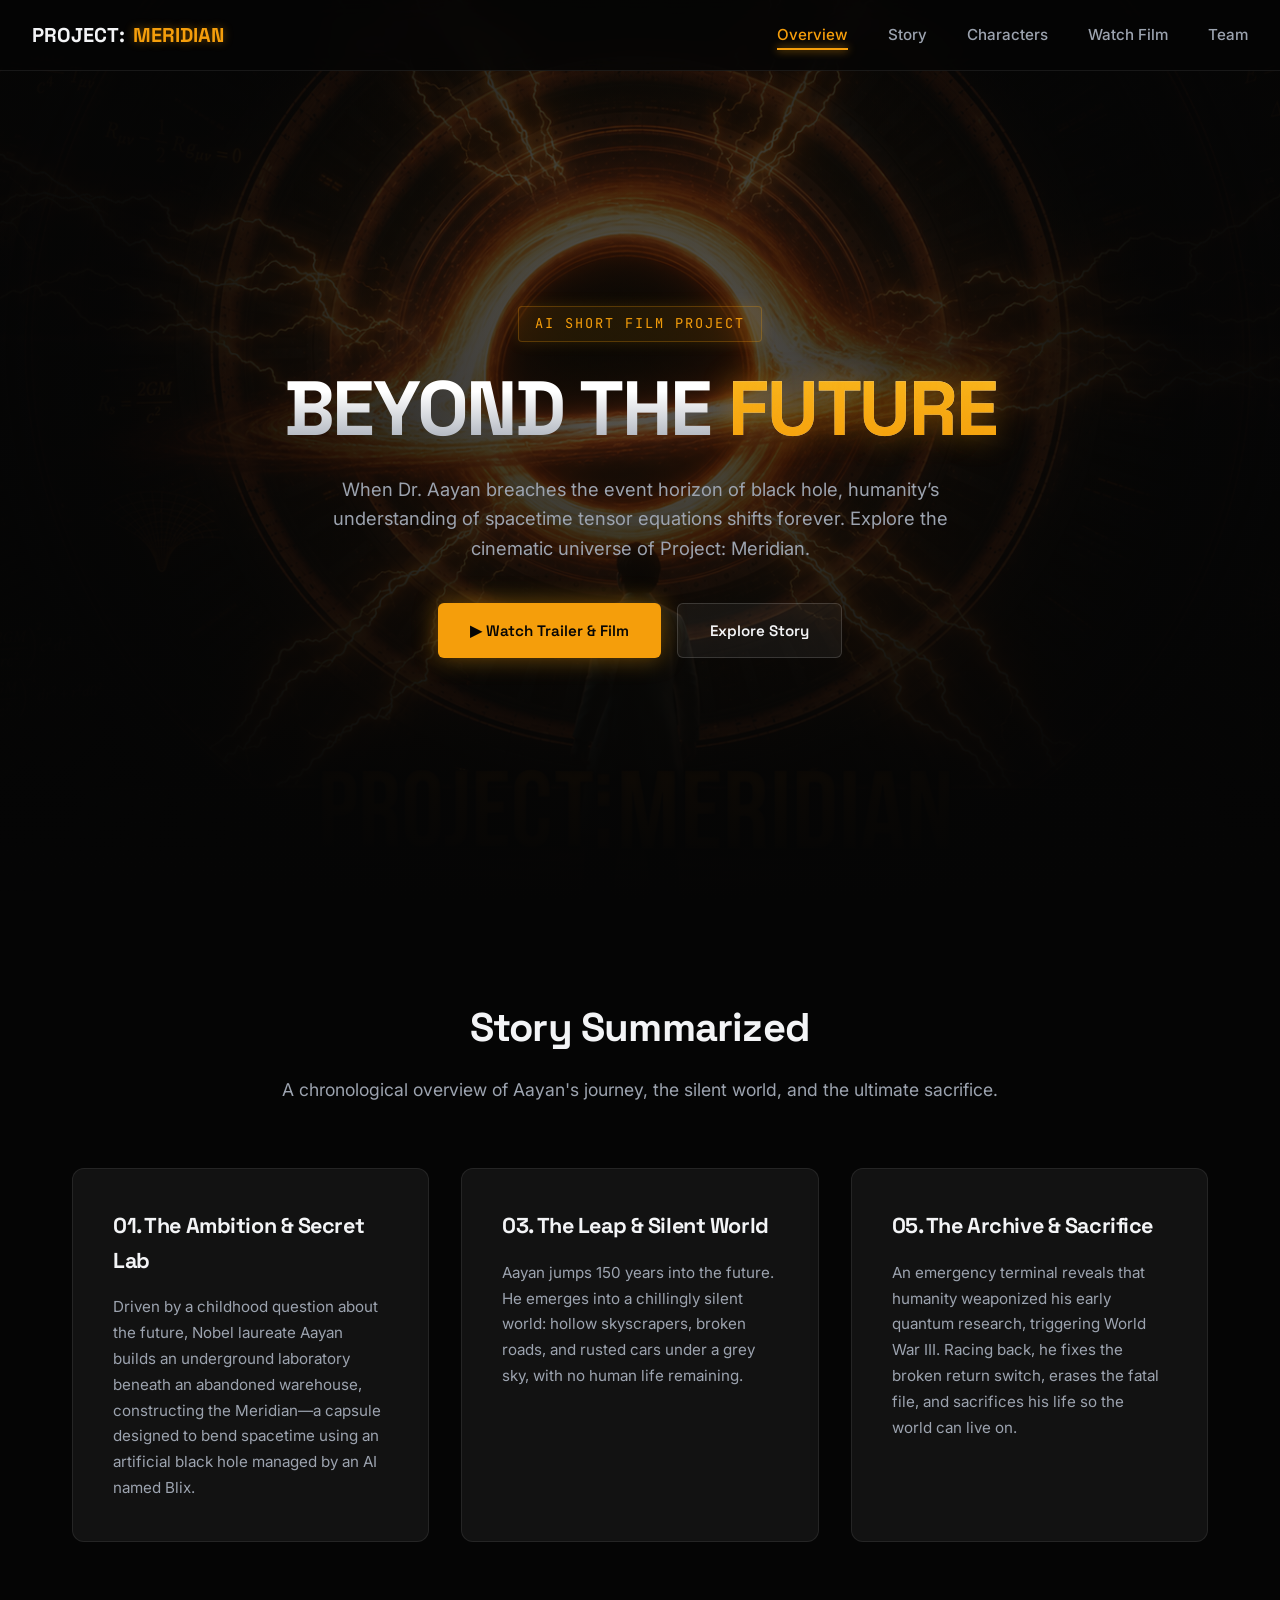
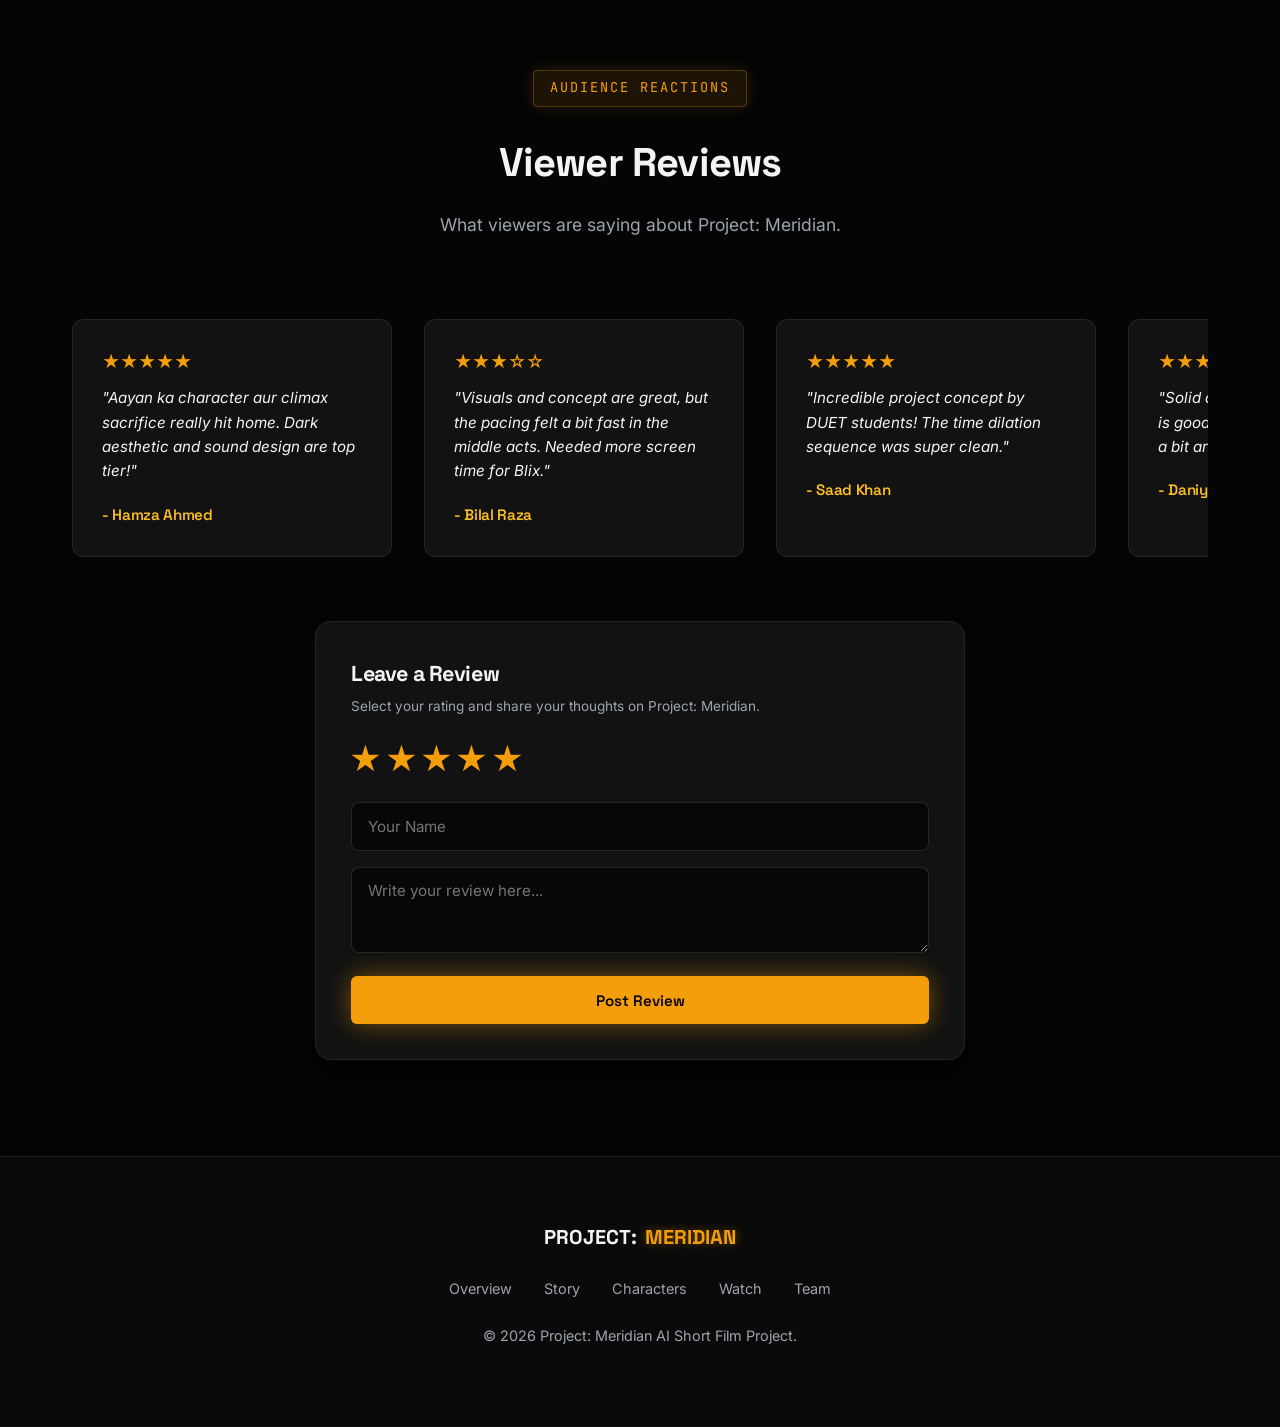
<file: index.html>
<!DOCTYPE html>
<html lang="en">
<head>
  <meta charset="UTF-8">
  <meta name="viewport" content="width=device-width, initial-scale=1.0">
  <title>Project: Meridian | AI Short Film</title>
  <link rel="preconnect" href="https://fonts.googleapis.com">
  <link rel="preconnect" href="https://fonts.gstatic.com" crossorigin>
  <link href="https://fonts.googleapis.com/css2?family=Inter:wght@400;500;600&family=JetBrains+Mono:wght@400;600&family=Space+Grotesk:wght@600;700;800&display=swap" rel="stylesheet">
  <link rel="stylesheet" href="style.css">
</head>
<body>

  <!-- Header Navigation -->
  <header class="site-header">
    <div class="nav-container">
      <a href="index.html" class="logo">
        PROJECT:<span>MERIDIAN</span>
      </a>
      <ul class="nav-links">
        <li><a href="index.html" class="active">Overview</a></li>
        <li><a href="story.html">Story</a></li>
        <li><a href="character.html">Characters</a></li>
        <li><a href="watch.html">Watch Film</a></li>
        <li><a href="team.html">Team</a></li>
      </ul>
    </div>
  </header>

  <!-- Hero Section -->
  <section class="hero-section">
    <div class="hero-overlay"></div>
    <div class="hero-content">
      <div class="badge-tag">AI Short Film Project</div>
      <h1 class="hero-title">Beyond the <span>Future</span></h1>
      <p class="hero-subtitle">
        When Dr. Aayan breaches the event horizon of black hole, humanity’s understanding of spacetime tensor equations shifts forever. Explore the cinematic universe of Project: Meridian.
      </p>
      <div class="cta-group">
        <a href="watch.html" class="btn btn-primary">
          ▶ Watch Trailer & Film
        </a>
        <a href="story.html" class="btn btn-secondary">
          Explore Story
        </a>
      </div>
    </div>
  </section>

  <!-- Story Flashcards Section -->
  <section class="container" id="story-section">
    <div class="section-header">
      <h2>Story Summarized</h2>
      <p>A chronological overview of Aayan's journey, the silent world, and the ultimate sacrifice.</p>
    </div>
    
    <div class="grid-3">
      <div class="card">
        <h3>01. The Ambition & Secret Lab</h3>
        <p>Driven by a childhood question about the future, Nobel laureate Aayan builds an underground laboratory beneath an abandoned warehouse, constructing the Meridian—a capsule designed to bend spacetime using an artificial black hole managed by an AI named Blix.</p>
      </div>
      <div class="card">
        <h3>03. The Leap & Silent World</h3>
        <p>Aayan jumps 150 years into the future. He emerges into a chillingly silent world: hollow skyscrapers, broken roads, and rusted cars under a grey sky, with no human life remaining.</p>
      </div>
      <div class="card">
        <h3>05. The Archive & Sacrifice</h3>
        <p>An emergency terminal reveals that humanity weaponized his early quantum research, triggering World War III. Racing back, he fixes the broken return switch, erases the fatal file, and sacrifices his life so the world can live on.</p>
      </div>
    </div>
  </section>

  <!-- Infinite Animated Review Carousel & Interactive Review Form -->
  <section class="container" style="padding-top: 2rem; overflow: hidden;" id="reviews-section">
    <div class="section-header">
      <div class="badge-tag">Audience Reactions</div>
      <h2>Viewer Reviews</h2>
      <p>What viewers are saying about Project: Meridian.</p>
    </div>

    <div class="carousel-wrapper">
      <div class="carousel-track" id="review-track">
        
        <!-- Review 1 -->
        <div class="review-card-mini">
          <div style="color: var(--amber-primary); font-size: 1.1rem; margin-bottom: 0.6rem;">★★★★★</div>
          <p style="color: var(--text-main); font-size: 0.95rem; font-style: italic; margin-bottom: 1.2rem;">
            "Aayan ka character aur climax sacrifice really hit home. Dark aesthetic and sound design are top tier!"
          </p>
          <h4 style="font-size: 0.95rem; font-weight: 600; color: var(--amber-bright);">- Hamza Ahmed</h4>
        </div>

        <!-- Review 2 -->
        <div class="review-card-mini">
          <div style="color: var(--amber-primary); font-size: 1.1rem; margin-bottom: 0.6rem;">★★★☆☆</div>
          <p style="color: var(--text-main); font-size: 0.95rem; font-style: italic; margin-bottom: 1.2rem;">
            "Visuals and concept are great, but the pacing felt a bit fast in the middle acts. Needed more screen time for Blix."
          </p>
          <h4 style="font-size: 0.95rem; font-weight: 600; color: var(--amber-bright);">- Bilal Raza</h4>
        </div>

        <!-- Review 3 -->
        <div class="review-card-mini">
          <div style="color: var(--amber-primary); font-size: 1.1rem; margin-bottom: 0.6rem;">★★★★★</div>
          <p style="color: var(--text-main); font-size: 0.95rem; font-style: italic; margin-bottom: 1.2rem;">
            "Incredible project concept by DUET students! The time dilation sequence was super clean."
          </p>
          <h4 style="font-size: 0.95rem; font-weight: 600; color: var(--amber-bright);">- Saad Khan</h4>
        </div>

        <!-- Review 4 -->
        <div class="review-card-mini">
          <div style="color: var(--amber-primary); font-size: 1.1rem; margin-bottom: 0.6rem;">★★★☆☆</div>
          <p style="color: var(--text-main); font-size: 0.95rem; font-style: italic; margin-bottom: 1.2rem;">
            "Solid attempt at hard sci-fi. Story is good but some dialogue lines feel a bit artificial."
          </p>
          <h4 style="font-size: 0.95rem; font-weight: 600; color: var(--amber-bright);">- Daniyal Siddiqui</h4>
        </div>

        <!-- Review 5 -->
        <div class="review-card-mini">
          <div style="color: var(--amber-primary); font-size: 1.1rem; margin-bottom: 0.6rem;">★★★★☆</div>
          <p style="color: var(--text-main); font-size: 0.95rem; font-style: italic; margin-bottom: 1.2rem;">
            "Loved the obsidian amber website layout and the overall world-building. Very impressive effort!"
          </p>
          <h4 style="font-size: 0.95rem; font-weight: 600; color: var(--amber-bright);">- Usman Farooqui</h4>
        </div>

        <!-- DUPLICATE SET FOR INFINITE SEAMLESS LOOP -->
        <div class="review-card-mini">
          <div style="color: var(--amber-primary); font-size: 1.1rem; margin-bottom: 0.6rem;">★★★★★</div>
          <p style="color: var(--text-main); font-size: 0.95rem; font-style: italic; margin-bottom: 1.2rem;">
            "Aayan ka character aur climax sacrifice really hit home. Dark aesthetic and sound design are top tier!"
          </p>
          <h4 style="font-size: 0.95rem; font-weight: 600; color: var(--amber-bright);">- Hamza Ahmed</h4>
        </div>

        <div class="review-card-mini">
          <div style="color: var(--amber-primary); font-size: 1.1rem; margin-bottom: 0.6rem;">★★★☆☆</div>
          <p style="color: var(--text-main); font-size: 0.95rem; font-style: italic; margin-bottom: 1.2rem;">
            "Visuals and concept are great, but the pacing felt a bit fast in the middle acts. Needed more screen time for Blix."
          </p>
          <h4 style="font-size: 0.95rem; font-weight: 600; color: var(--amber-bright);">- Bilal Raza</h4>
        </div>

        <div class="review-card-mini">
          <div style="color: var(--amber-primary); font-size: 1.1rem; margin-bottom: 0.6rem;">★★★★★</div>
          <p style="color: var(--text-main); font-size: 0.95rem; font-style: italic; margin-bottom: 1.2rem;">
            "Incredible project concept by DUET students! The time dilation sequence was super clean."
          </p>
          <h4 style="font-size: 0.95rem; font-weight: 600; color: var(--amber-bright);">- Saad Khan</h4>
        </div>

        <div class="review-card-mini">
          <div style="color: var(--amber-primary); font-size: 1.1rem; margin-bottom: 0.6rem;">★★★☆☆</div>
          <p style="color: var(--text-main); font-size: 0.95rem; font-style: italic; margin-bottom: 1.2rem;">
            "Solid attempt at hard sci-fi. Story is good but some dialogue lines feel a bit artificial."
          </p>
          <h4 style="font-size: 0.95rem; font-weight: 600; color: var(--amber-bright);">- Daniyal Siddiqui</h4>
        </div>

        <div class="review-card-mini">
          <div style="color: var(--amber-primary); font-size: 1.1rem; margin-bottom: 0.6rem;">★★★★☆</div>
          <p style="color: var(--text-main); font-size: 0.95rem; font-style: italic; margin-bottom: 1.2rem;">
            "Loved the obsidian amber website layout and the overall world-building. Very impressive effort!"
          </p>
          <h4 style="font-size: 0.95rem; font-weight: 600; color: var(--amber-bright);">- Usman Farooqui</h4>
        </div>

      </div>
    </div>

    <!-- Interactive Write a Review Box -->
    <div class="review-form-box">
      <h3 style="margin-bottom: 0.3rem; font-size: 1.35rem;">Leave a Review</h3>
      <p style="color: var(--text-muted); font-size: 0.85rem; margin-bottom: 1.2rem;">Select your rating and share your thoughts on Project: Meridian.</p>

      <form id="review-form">
        <!-- Clickable Star Rating -->
        <div class="star-selector" id="star-selector">
          <span data-value="1" class="active">★</span>
          <span data-value="2" class="active">★</span>
          <span data-value="3" class="active">★</span>
          <span data-value="4" class="active">★</span>
          <span data-value="5" class="active">★</span>
        </div>

        <input type="text" id="reviewer-name" class="review-input" placeholder="Your Name" required>
        <textarea id="reviewer-text" class="review-textarea" rows="3" placeholder="Write your review here..." required></textarea>

        <button type="submit" class="btn btn-primary" style="width: 100%; border: none; cursor: pointer;">
          Post Review
        </button>
      </form>
    </div>
  </section>

  <!-- Footer -->
  <footer class="site-footer">
    <div class="footer-content">
      <div class="logo">PROJECT:<span>MERIDIAN</span></div>
      <ul class="footer-links">
        <li><a href="index.html">Overview</a></li>
        <li><a href="story.html">Story</a></li>
        <li><a href="character.html">Characters</a></li>
        <li><a href="watch.html">Watch</a></li>
        <li><a href="team.html">Team</a></li>
      </ul>
      <p>© 2026 Project: Meridian AI Short Film Project.</p>
    </div>
  </footer>

  <!-- Interactive Review Script -->
  <script>
    const stars = document.querySelectorAll('#star-selector span');
    const reviewForm = document.getElementById('review-form');
    const reviewTrack = document.getElementById('review-track');
    let selectedRating = 5;

    // Handle star selection
    stars.forEach(star => {
      star.addEventListener('click', () => {
        selectedRating = parseInt(star.getAttribute('data-value'));
        stars.forEach(s => {
          s.classList.toggle('active', parseInt(s.getAttribute('data-value')) <= selectedRating);
        });
      });
    });

    // Helper to build and insert a review card into both halves of the carousel
    function appendReviewCard(name, rating, text) {
      const starString = '★'.repeat(rating) + '☆'.repeat(5 - rating);
      const createCard = () => {
        const card = document.createElement('div');
        card.className = 'review-card-mini';
        card.style.borderColor = 'var(--amber-primary)';
        card.innerHTML = `
          <div style="color: var(--amber-primary); font-size: 1.1rem; margin-bottom: 0.6rem;">${starString}</div>
          <p style="color: var(--text-main); font-size: 0.95rem; font-style: italic; margin-bottom: 1.2rem;"></p>
          <h4 style="font-size: 0.95rem; font-weight: 600; color: var(--amber-bright);"></h4>
        `;
        card.querySelector('p').textContent = `"${text}"`;
        card.querySelector('h4').textContent = `- ${name}`;
        return card;
      };

      const halfIndex = Math.floor(reviewTrack.children.length / 2);
      reviewTrack.insertBefore(createCard(), reviewTrack.children[halfIndex]);
      reviewTrack.prepend(createCard());
    }

    // Load saved reviews from browser storage on page load
    const savedReviews = JSON.parse(localStorage.getItem('meridian_reviews') || '[]');
    savedReviews.forEach(r => appendReviewCard(r.name, r.rating, r.text));

    // Handle form submission
    reviewForm.addEventListener('submit', (e) => {
      e.preventDefault();
      const name = document.getElementById('reviewer-name').value.trim();
      const text = document.getElementById('reviewer-text').value.trim();
      if (!name || !text) return;

      appendReviewCard(name, selectedRating, text);

      savedReviews.push({ name, rating: selectedRating, text });
      localStorage.setItem('meridian_reviews', JSON.stringify(savedReviews));

      reviewForm.reset();
      selectedRating = 5;
      stars.forEach(s => s.classList.add('active'));
    });
  </script>

</body>
</html>
</file>
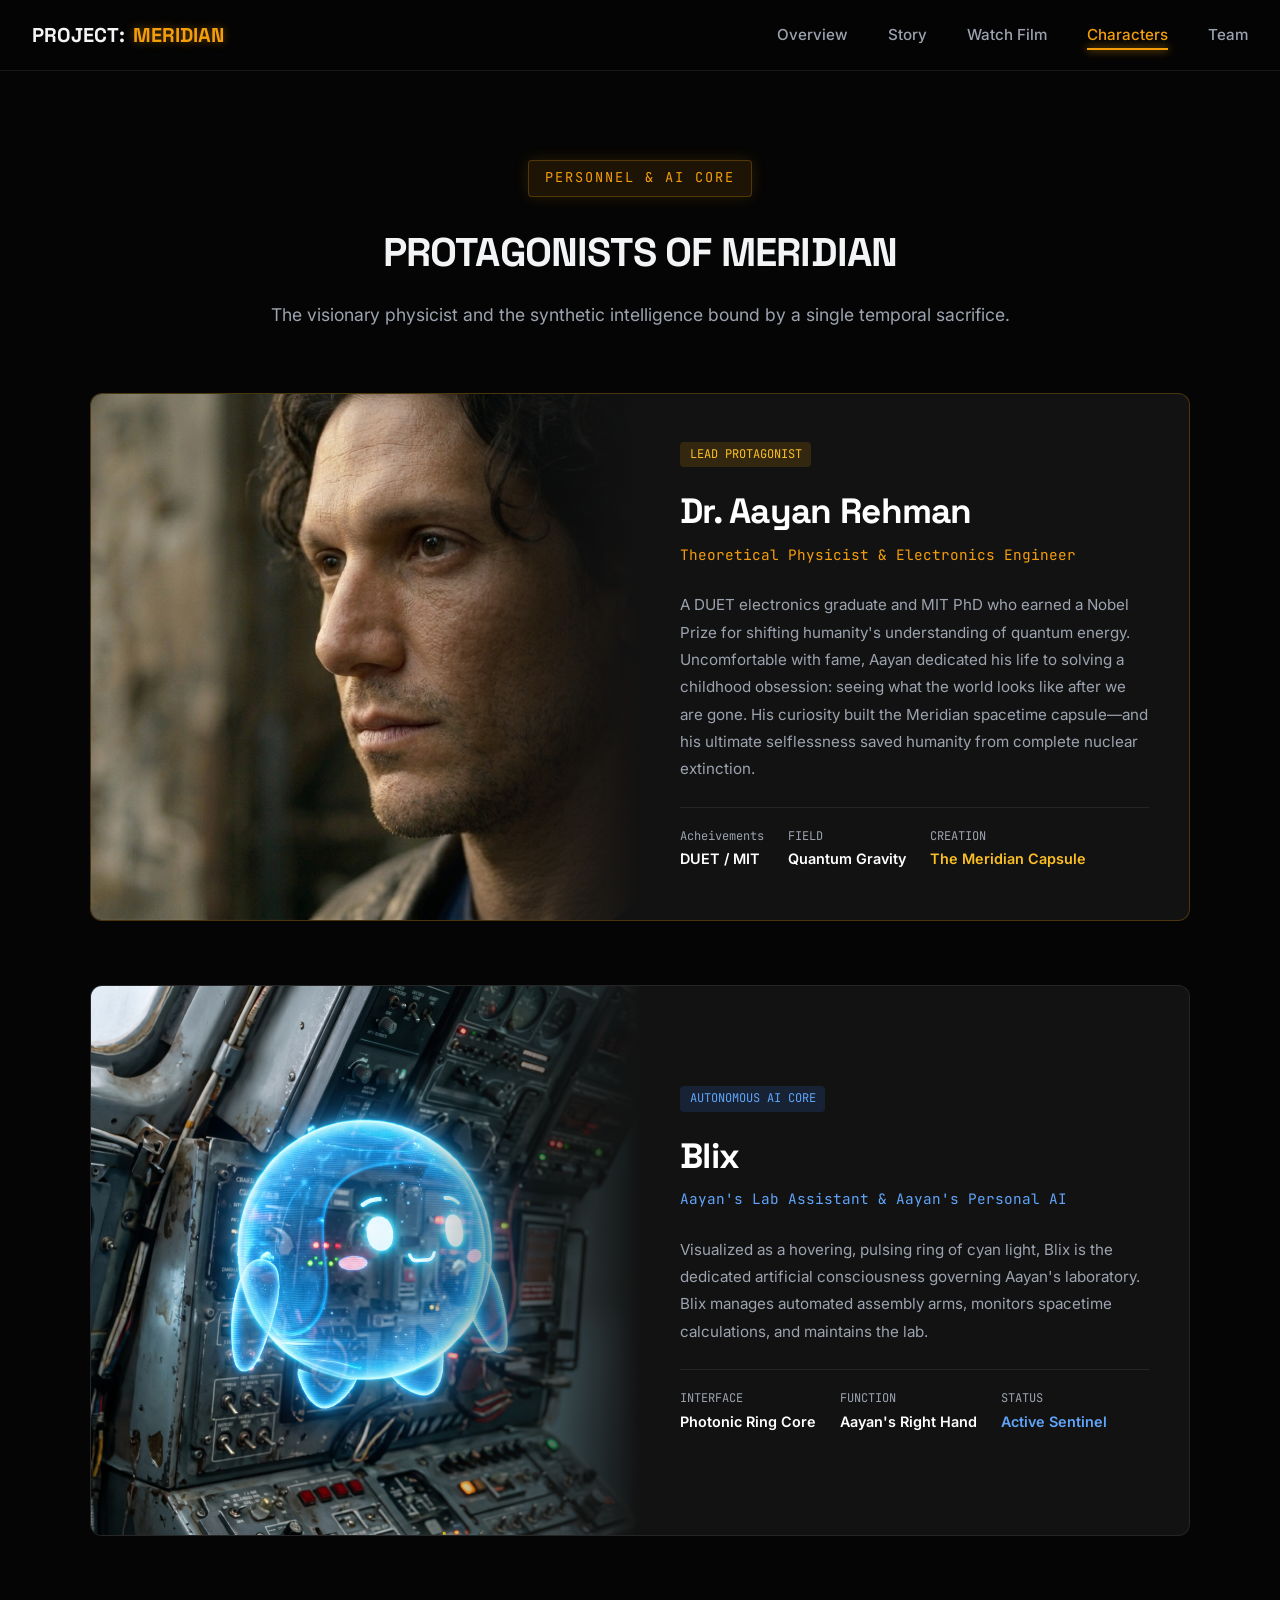
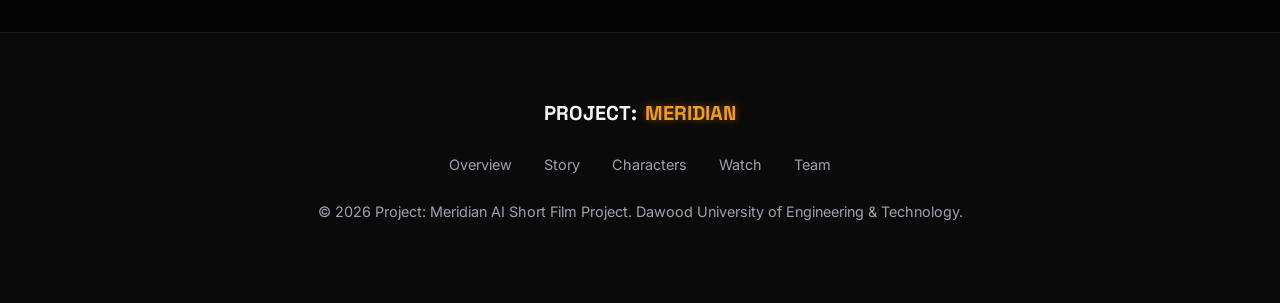
<file: character.html>
<!DOCTYPE html>
<html lang="en">
<head>
  <meta charset="UTF-8">
  <meta name="viewport" content="width=device-width, initial-scale=1.0">
  <title>Characters | Project: Meridian</title>
  <link rel="preconnect" href="https://fonts.googleapis.com">
  <link rel="preconnect" href="https://fonts.gstatic.com" crossorigin>
  <link href="https://fonts.googleapis.com/css2?family=Inter:wght@400;500;600&family=JetBrains+Mono:wght@400;600&family=Space+Grotesk:wght@600;700;800&display=swap" rel="stylesheet">
  <link rel="stylesheet" href="style.css">
</head>
<body>

  <!-- Header Navigation -->
  <header class="site-header">
    <div class="nav-container">
      <a href="index.html" class="logo">
        PROJECT:<span>MERIDIAN</span>
      </a>
      <ul class="nav-links">
        <li><a href="index.html">Overview</a></li>
        <li><a href="story.html">Story</a></li>
        <li><a href="watch.html">Watch Film</a></li>
        <li><a href="character.html" class="active">Characters</a></li>
        <li><a href="team.html">Team</a></li>
      </ul>
    </div>
  </header>

  <!-- Main Content -->
  <section class="container" style="padding-top: 10rem;">
    <div class="section-header">
      <div class="badge-tag">Personnel & AI Core</div>
      <h2>PROTAGONISTS OF MERIDIAN</h2>
      <p>The visionary physicist and the synthetic intelligence bound by a single temporal sacrifice.</p>
    </div>

    <div style="display: flex; flex-direction: column; gap: 4rem; max-width: 1100px; margin: 0 auto;">
      
      <!-- Character 01: Dr. Aayan Rehman -->
      <div class="card" style="padding: 0; overflow: hidden; border-color: var(--border-glow);">
        <div style="display: grid; grid-template-columns: repeat(auto-fit, minmax(320px, 1fr)); align-items: stretch;">
          
          <!-- Image Container -->
          <div style="position: relative; min-height: 380px; background: #000;">
            <img src="Aayan Pic.jpg" alt="Dr. Aayan Rehman" style="width: 100%; height: 100%; object-fit: cover; object-position: center top; display: block;">
            <div style="position: absolute; inset: 0; background: linear-gradient(90deg, rgba(18,18,18,0) 60%, rgba(18,18,18,1) 100%);"></div>
          </div>

          <!-- Character Specs & Info -->
          <div style="padding: 3rem 2.5rem; display: flex; flex-direction: column; justify-content: center;">
            <div style="display: inline-block; padding: 0.2rem 0.6rem; background: rgba(245, 158, 11, 0.15); color: var(--amber-bright); font-family: var(--font-mono); font-size: 0.75rem; border-radius: 4px; margin-bottom: 1rem; width: fit-content;">
              LEAD PROTAGONIST
            </div>
            <h2 style="font-size: 2.2rem; margin-bottom: 0.2rem; color: #fff;">Dr. Aayan Rehman</h2>
            <p style="color: var(--amber-primary); font-family: var(--font-mono); font-size: 0.9rem; margin-bottom: 1.5rem;">Theoretical Physicist & Electronics Engineer</p>
            
            <p style="color: var(--text-muted); font-size: 0.95rem; line-height: 1.8; margin-bottom: 1.5rem;">
              A DUET electronics graduate and MIT PhD who earned a Nobel Prize for shifting humanity's understanding of quantum energy. Uncomfortable with fame, Aayan dedicated his life to solving a childhood obsession: seeing what the world looks like after we are gone. His curiosity built the Meridian spacetime capsule—and his ultimate selflessness saved humanity from complete nuclear extinction.
            </p>

            <div style="display: flex; gap: 1.5rem; border-top: 1px solid rgba(255,255,255,0.08); padding-top: 1.2rem; flex-wrap: wrap;">
              <div>
                <span style="display: block; font-family: var(--font-mono); font-size: 0.75rem; color: var(--text-muted);"> Acheivements</span>
                <span style="font-size: 0.9rem; font-weight: 600; color: #fff;">DUET / MIT</span>
              </div>
              <div>
                <span style="display: block; font-family: var(--font-mono); font-size: 0.75rem; color: var(--text-muted);">FIELD</span>
                <span style="font-size: 0.9rem; font-weight: 600; color: #fff;">Quantum Gravity</span>
              </div>
              <div>
                <span style="display: block; font-family: var(--font-mono); font-size: 0.75rem; color: var(--text-muted);">CREATION</span>
                <span style="font-size: 0.9rem; font-weight: 600; color: var(--amber-bright);">The Meridian Capsule</span>
              </div>
            </div>
          </div>

        </div>
      </div>

      <!-- Character 02: Blix -->
      <div class="card" style="padding: 0; overflow: hidden;">
        <div style="display: grid; grid-template-columns: repeat(auto-fit, minmax(320px, 1fr)); align-items: stretch;">
          
          <!-- Blix Image Container -->
          <div style="position: relative; min-height: 380px; background: #000;">
            <img src="blix.jpg" alt="Blix AI Core" style="width: 100%; height: 100%; object-fit: cover; object-position: center; display: block;">
            <div style="position: absolute; inset: 0; background: linear-gradient(90deg, rgba(18,18,18,0) 60%, rgba(18,18,18,1) 100%);"></div>
          </div>
          <!-- Character Specs & Info -->
          <div style="padding: 3rem 2.5rem; display: flex; flex-direction: column; justify-content: center;">
            <div style="display: inline-block; padding: 0.2rem 0.6rem; background: rgba(59, 130, 246, 0.15); color: #60a5fa; font-family: var(--font-mono); font-size: 0.75rem; border-radius: 4px; margin-bottom: 1rem; width: fit-content;">
              AUTONOMOUS AI CORE
            </div>
            <h2 style="font-size: 2.2rem; margin-bottom: 0.2rem; color: #fff;">Blix</h2>
            <p style="color: #60a5fa; font-family: var(--font-mono); font-size: 0.9rem; margin-bottom: 1.5rem;">Aayan's Lab Assistant & Aayan's Personal AI</p>
            
            <p style="color: var(--text-muted); font-size: 0.95rem; line-height: 1.8; margin-bottom: 1.5rem;">
              Visualized as a hovering, pulsing ring of cyan light, Blix is the dedicated artificial consciousness governing Aayan's laboratory. Blix manages automated assembly arms, monitors spacetime calculations, and maintains the lab.
            </p>

            <div style="display: flex; gap: 1.5rem; border-top: 1px solid rgba(255,255,255,0.08); padding-top: 1.2rem; flex-wrap: wrap;">
              <div>
                <span style="display: block; font-family: var(--font-mono); font-size: 0.75rem; color: var(--text-muted);">INTERFACE</span>
                <span style="font-size: 0.9rem; font-weight: 600; color: #fff;">Photonic Ring Core</span>
              </div>
              <div>
                <span style="display: block; font-family: var(--font-mono); font-size: 0.75rem; color: var(--text-muted);">FUNCTION</span>
                <span style="font-size: 0.9rem; font-weight: 600; color: #fff;">Aayan's Right Hand
              </div>
              <div>
                <span style="display: block; font-family: var(--font-mono); font-size: 0.75rem; color: var(--text-muted);">STATUS</span>
                <span style="font-size: 0.9rem; font-weight: 600; color: #60a5fa;">Active Sentinel</span>
              </div>
            </div>
          </div>

        </div>
      </div>

    </div>
  </section>

  <!-- Footer -->
  <footer class="site-footer">
    <div class="footer-content">
      <div class="logo">PROJECT:<span>MERIDIAN</span></div>
      <ul class="footer-links">
        <li><a href="index.html">Overview</a></li>
        <li><a href="story.html">Story</a></li>
        <li><a href="character.html">Characters</a></li>
        <li><a href="watch.html">Watch</a></li>
        <li><a href="team.html">Team</a></li>
      </ul>
      <p>© 2026 Project: Meridian AI Short Film Project. Dawood University of Engineering & Technology.</p>
    </div>
  </footer>

</body>
</html>
</file>
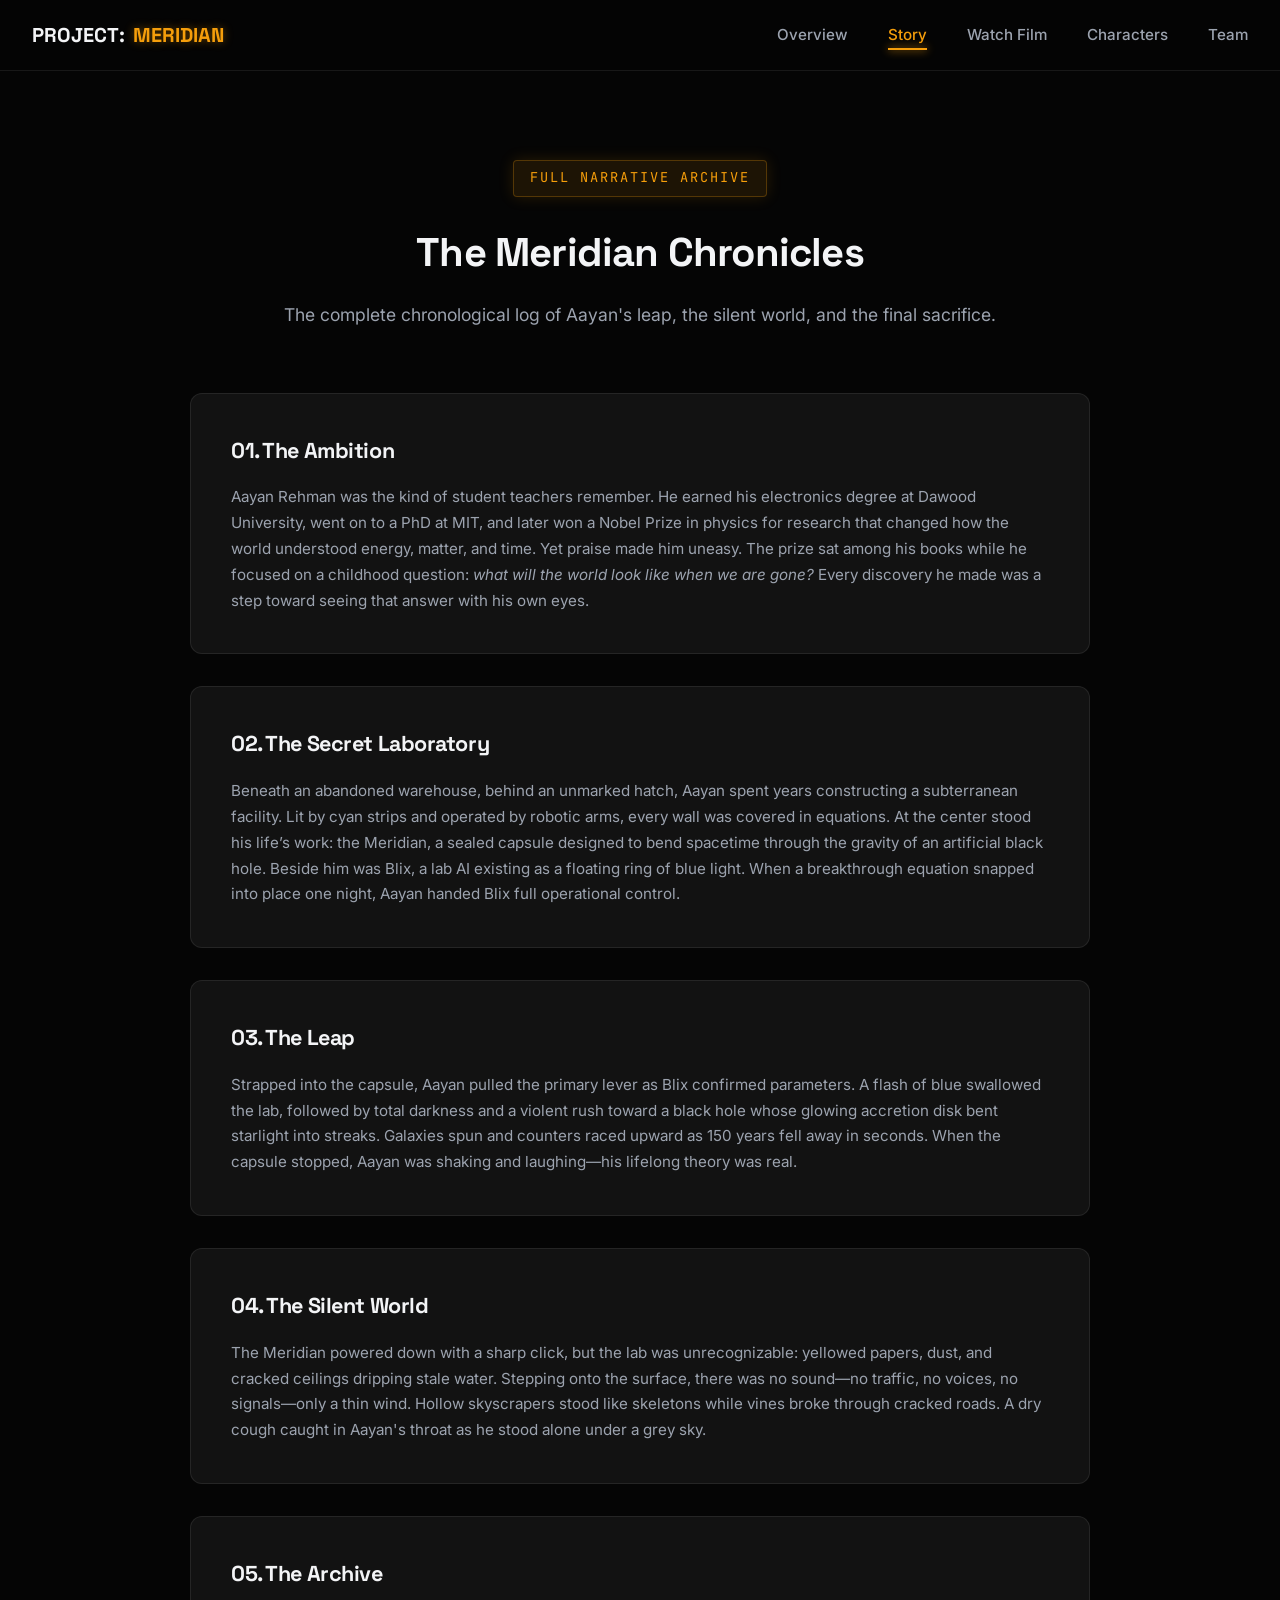
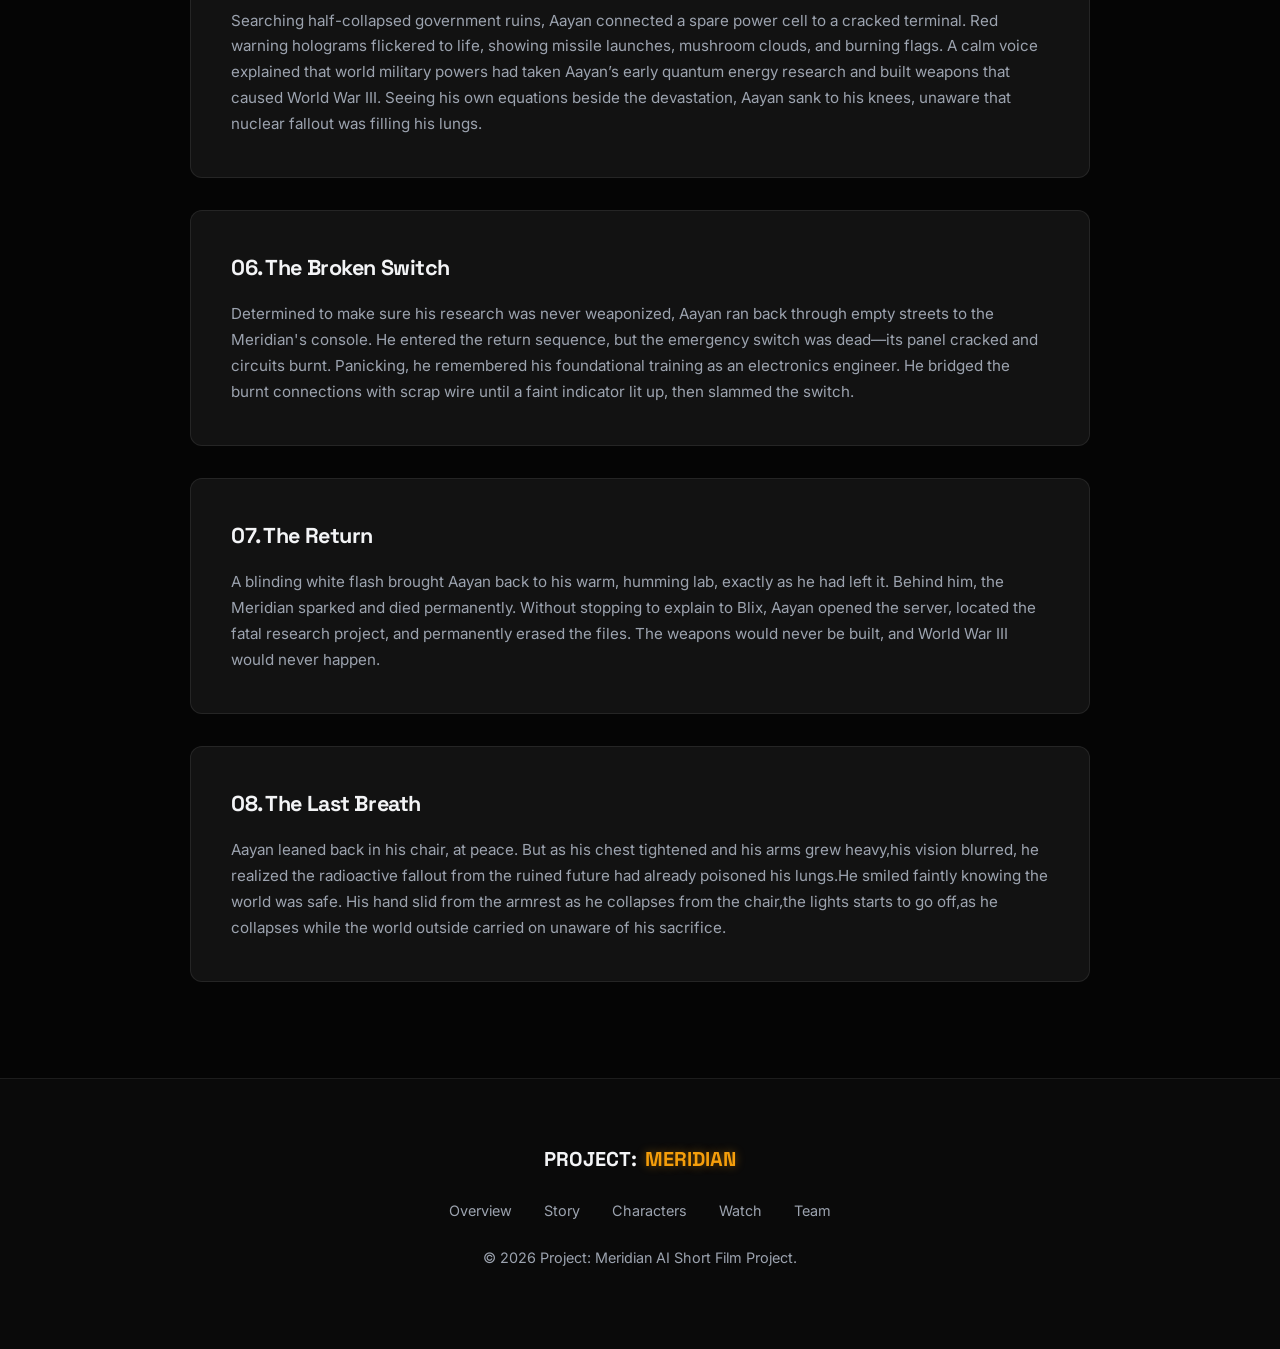
<file: story.html>
<!DOCTYPE html>
<html lang="en">
<head>
  <meta charset="UTF-8">
  <meta name="viewport" content="width=device-width, initial-scale=1.0">
  <title>Story & Research | Project: Meridian</title>
  <link rel="preconnect" href="https://fonts.googleapis.com">
  <link rel="preconnect" href="https://fonts.gstatic.com" crossorigin>
  <link href="https://fonts.googleapis.com/css2?family=Inter:wght@400;500;600&family=JetBrains+Mono:wght@400;600&family=Space+Grotesk:wght@600;700;800&display=swap" rel="stylesheet">
  <link rel="stylesheet" href="style.css">
</head>
<body>

  <!-- Header Navigation -->
  <header class="site-header">
    <div class="nav-container">
      <a href="index.html" class="logo">
        PROJECT:<span>MERIDIAN</span>
      </a>
      <ul class="nav-links">
        <li><a href="index.html">Overview</a></li>
        <li><a href="story.html" class="active">Story</a></li>
        <li><a href="watch.html">Watch Film</a></li>
        <li><a href="character.html">Characters</a></li>
        <li><a href="team.html">Team</a></li>
      </ul>
    </div>
  </header>

  <!-- Page Content -->
  <section class="container" style="padding-top: 10rem;">
    <div class="section-header">
      <div class="badge-tag">Full Narrative Archive</div>
      <h2>The Meridian Chronicles</h2>
      <p>The complete chronological log of Aayan's leap, the silent world, and the final sacrifice.</p>
    </div>

    <div style="display: grid; gap: 2rem; max-width: 900px; margin: 0 auto;">
      
      <div class="card">
        <h3>01. The Ambition</h3>
        <p>Aayan Rehman was the kind of student teachers remember. He earned his electronics degree at Dawood University, went on to a PhD at MIT, and later won a Nobel Prize in physics for research that changed how the world understood energy, matter, and time. Yet praise made him uneasy. The prize sat among his books while he focused on a childhood question: <em>what will the world look like when we are gone?</em> Every discovery he made was a step toward seeing that answer with his own eyes.</p>
      </div>

      <div class="card">
        <h3>02. The Secret Laboratory</h3>
        <p>Beneath an abandoned warehouse, behind an unmarked hatch, Aayan spent years constructing a subterranean facility. Lit by cyan strips and operated by robotic arms, every wall was covered in equations. At the center stood his life’s work: the Meridian, a sealed capsule designed to bend spacetime through the gravity of an artificial black hole. Beside him was Blix, a lab AI existing as a floating ring of blue light. When a breakthrough equation snapped into place one night, Aayan handed Blix full operational control.</p>
      </div>

      <div class="card">
        <h3>03. The Leap</h3>
        <p>Strapped into the capsule, Aayan pulled the primary lever as Blix confirmed parameters. A flash of blue swallowed the lab, followed by total darkness and a violent rush toward a black hole whose glowing accretion disk bent starlight into streaks. Galaxies spun and counters raced upward as 150 years fell away in seconds. When the capsule stopped, Aayan was shaking and laughing—his lifelong theory was real.</p>
      </div>

      <div class="card">
        <h3>04. The Silent World</h3>
        <p>The Meridian powered down with a sharp click, but the lab was unrecognizable: yellowed papers, dust, and cracked ceilings dripping stale water. Stepping onto the surface, there was no sound—no traffic, no voices, no signals—only a thin wind. Hollow skyscrapers stood like skeletons while vines broke through cracked roads. A dry cough caught in Aayan's throat as he stood alone under a grey sky.</p>
      </div>

      <div class="card">
        <h3>05. The Archive</h3>
        <p>Searching half-collapsed government ruins, Aayan connected a spare power cell to a cracked terminal. Red warning holograms flickered to life, showing missile launches, mushroom clouds, and burning flags. A calm voice explained that world military powers had taken Aayan’s early quantum energy research and built weapons that caused World War III. Seeing his own equations beside the devastation, Aayan sank to his knees, unaware that nuclear fallout was filling his lungs.</p>
      </div>

      <div class="card">
        <h3>06. The Broken Switch</h3>
        <p>Determined to make sure his research was never weaponized, Aayan ran back through empty streets to the Meridian's console. He entered the return sequence, but the emergency switch was dead—its panel cracked and circuits burnt. Panicking, he remembered his foundational training as an electronics engineer. He bridged the burnt connections with scrap wire until a faint indicator lit up, then slammed the switch.</p>
      </div>

      <div class="card">
        <h3>07. The Return</h3>
        <p>A blinding white flash brought Aayan back to his warm, humming lab, exactly as he had left it. Behind him, the Meridian sparked and died permanently. Without stopping to explain to Blix, Aayan opened the server, located the fatal research project, and permanently erased the files. The weapons would never be built, and World War III would never happen.</p>
      </div>

      <div class="card">
        <h3>08. The Last Breath</h3>
        <p>Aayan leaned back in his chair, at peace. But as his chest tightened and his arms grew heavy,his vision blurred, he realized the radioactive fallout from the ruined future had already poisoned his lungs.He smiled faintly knowing the world was safe. His hand slid from the armrest as he collapses from the chair,the lights starts to go off,as he collapses while the world outside carried on unaware of his sacrifice.</p>
      </div>

    </div>
  </section>

  <!-- Footer -->
  <footer class="site-footer">
    <div class="footer-content">
      <div class="logo">PROJECT:<span>MERIDIAN</span></div>
      <ul class="footer-links">
        <li><a href="index.html">Overview</a></li>
        <li><a href="story.html">Story</a></li>
        <li><a href="character.html">Characters</a></li>
        <li><a href="watch.html">Watch</a></li>
        <li><a href="team.html">Team</a></li>
      </ul>
      <p>© 2026 Project: Meridian AI Short Film Project.</p>
    </div>
  </footer>

</body>
</html>
</file>
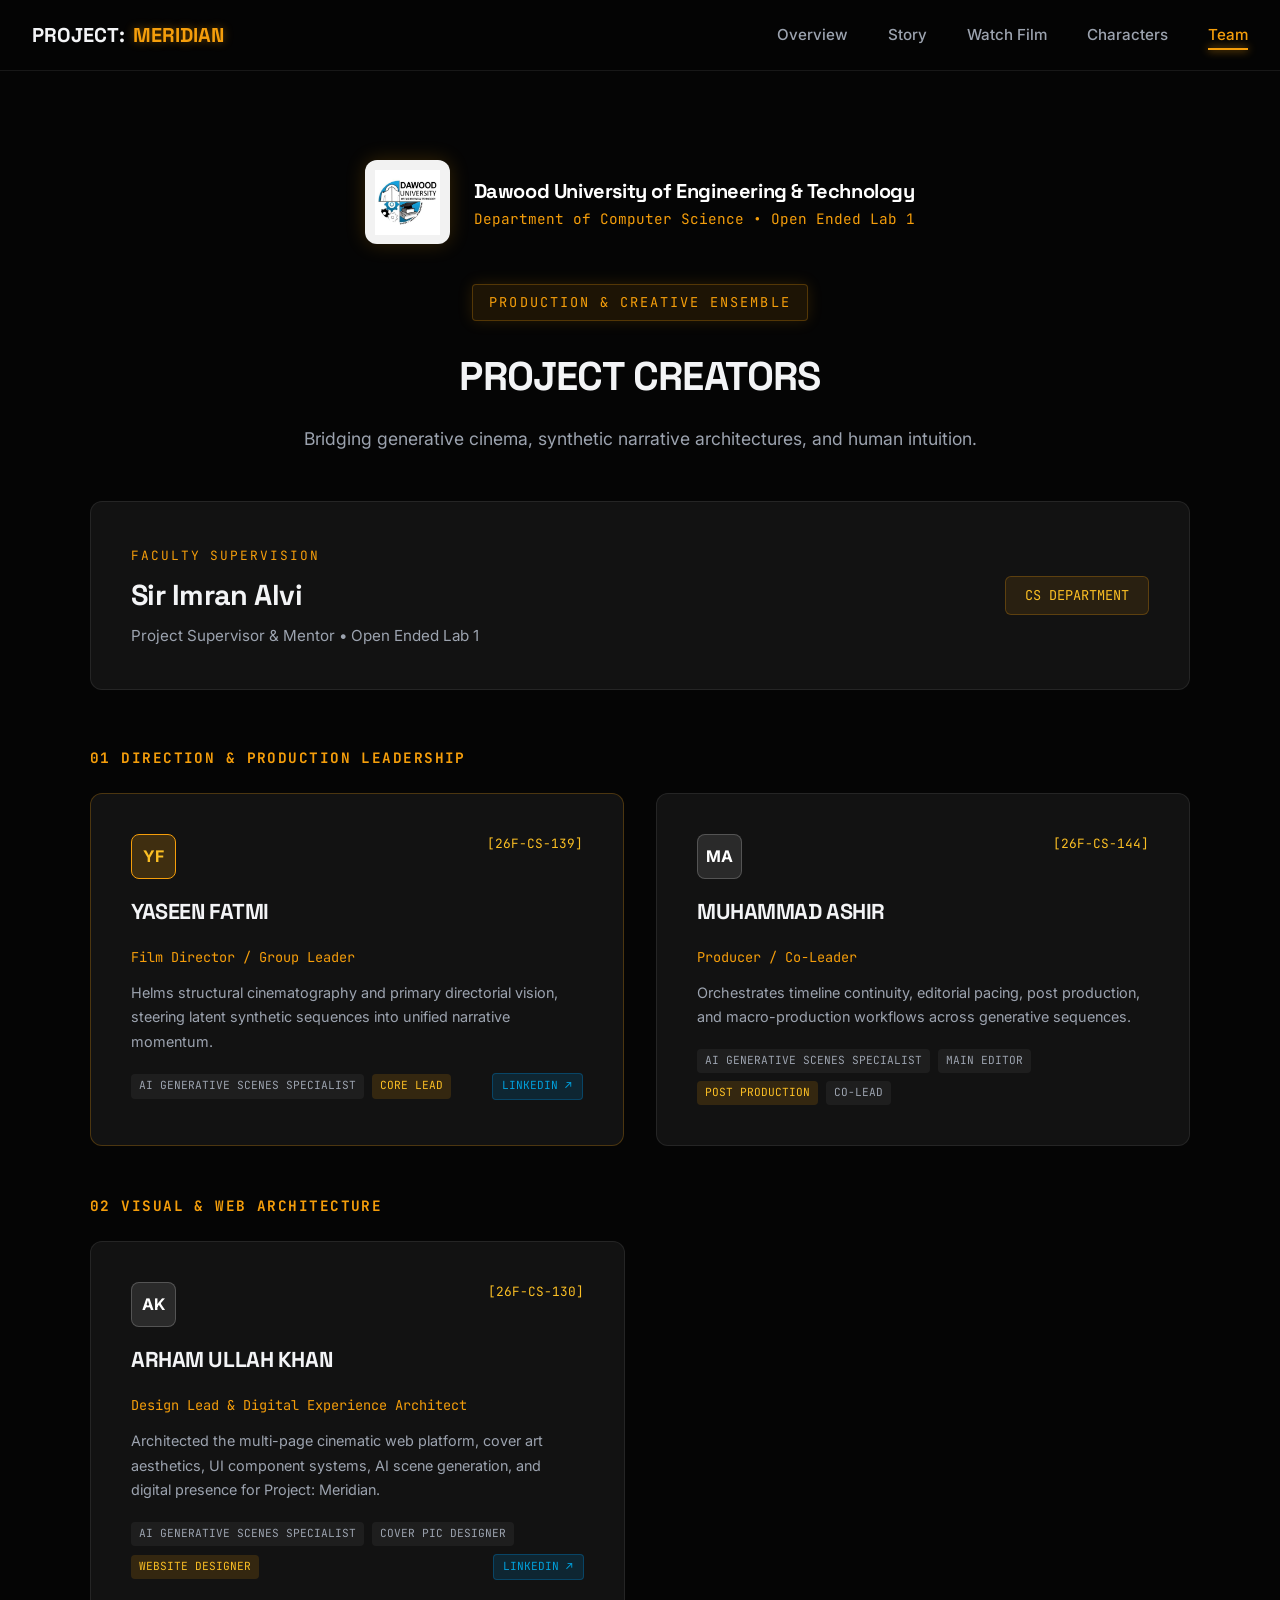
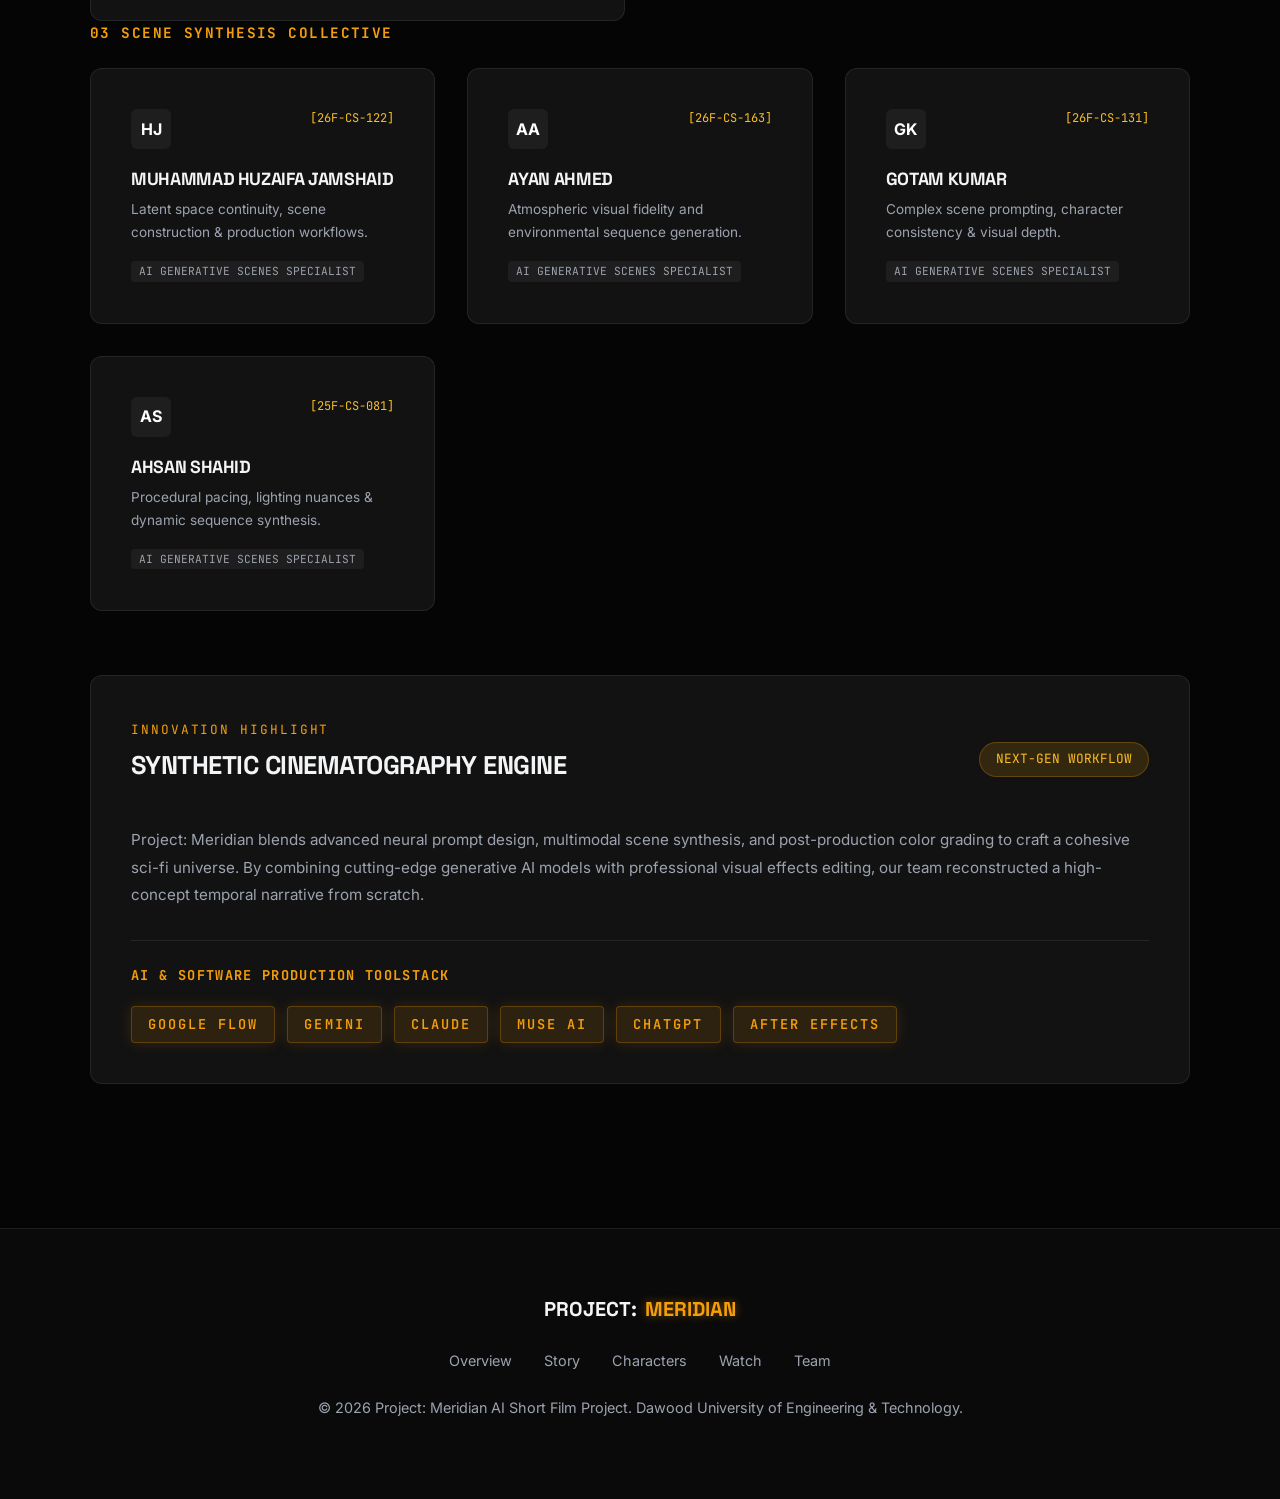
<file: team.html>
<!DOCTYPE html>
<html lang="en">
<head>
  <meta charset="UTF-8">
  <meta name="viewport" content="width=device-width, initial-scale=1.0">
  <title>Team & ICT | Project: Meridian</title>
  <link rel="preconnect" href="https://fonts.googleapis.com">
  <link rel="preconnect" href="https://fonts.gstatic.com" crossorigin>
  <link href="https://fonts.googleapis.com/css2?family=Inter:wght@400;500;600&family=JetBrains+Mono:wght@400;600&family=Space+Grotesk:wght@600;700;800&display=swap" rel="stylesheet">
  <link rel="stylesheet" href="style.css">
</head>
<body>

  <!-- Header Navigation -->
  <header class="site-header">
    <div class="nav-container">
      <a href="index.html" class="logo">
        PROJECT:<span>MERIDIAN</span>
      </a>
      <ul class="nav-links">
        <li><a href="index.html">Overview</a></li>
        <li><a href="story.html">Story</a></li>
        <li><a href="watch.html">Watch Film</a></li>
        <li><a href="character.html">Characters</a></li>
        <li><a href="team.html" class="active">Team</a></li>
      </ul>
    </div>
  </header>

  <!-- Page Content -->
  <section class="container" style="padding-top: 10rem;">
    
    <!-- Institution Banner with DUET Logo -->
    <div style="display: flex; align-items: center; justify-content: center; gap: 1.5rem; margin-bottom: 2.5rem; flex-wrap: wrap;">
      <div style="background: rgba(255, 255, 255, 0.95); padding: 0.6rem; border-radius: 12px; display: flex; align-items: center; justify-content: center; box-shadow: 0 0 20px rgba(245, 158, 11, 0.2);">
        <img src="DUET logo.jpg" alt="Dawood University Logo" style="height: 65px; width: auto; object-fit: contain;">
      </div>
      <div style="text-align: left;">
        <h3 style="font-size: 1.25rem; font-weight: 700; color: #ffffff;">Dawood University of Engineering & Technology</h3>
        <p style="color: var(--amber-primary); font-family: var(--font-mono); font-size: 0.9rem;">Department of Computer Science • Open Ended Lab 1</p>
      </div>
    </div>

    <div class="section-header" style="margin-bottom: 3rem;">
      <div class="badge-tag">Production & Creative Ensemble</div>
      <h2>PROJECT CREATORS</h2>
      <p>Bridging generative cinema, synthetic narrative architectures, and human intuition.</p>
    </div>

    <!-- Faculty Supervision Section -->
    <div style="max-width: 1100px; margin: 0 auto 3.5rem;" class="card">
      <div style="display: flex; justify-content: space-between; align-items: center; flex-wrap: wrap; gap: 1rem;">
        <div>
          <span style="color: var(--amber-primary); font-size: 0.8rem; text-transform: uppercase; letter-spacing: 0.15em; font-family: var(--font-mono);">FACULTY SUPERVISION</span>
          <h2 style="font-size: 1.8rem; margin: 0.3rem 0;">Sir Imran Alvi</h2>
          <p style="color: var(--text-muted); font-size: 0.95rem;">Project Supervisor & Mentor • Open Ended Lab 1</p>
        </div>
        <div style="padding: 0.5rem 1.2rem; background: rgba(245, 158, 11, 0.1); border: 1px solid var(--border-glow); border-radius: 6px; color: var(--amber-bright); font-family: var(--font-mono); font-size: 0.85rem;">
          CS DEPARTMENT
        </div>
      </div>
    </div>

    <!-- Section 01: Direction & Production Leadership -->
    <div style="max-width: 1100px; margin: 0 auto 3rem;">
      <h3 style="color: var(--amber-primary); font-family: var(--font-mono); font-size: 0.9rem; letter-spacing: 0.1em; margin-bottom: 1.5rem;">01 DIRECTION & PRODUCTION LEADERSHIP</h3>
      
      <div class="grid-3" style="grid-template-columns: repeat(auto-fit, minmax(340px, 1fr));">
        
        <!-- Yaseen Fatmi -->
        <!-- Yaseen Fatmi -->
        <div class="card" style="border-color: var(--border-glow);">
          <div style="display: flex; justify-content: space-between; align-items: flex-start; margin-bottom: 1rem;">
            <div style="width: 45px; height: 45px; background: rgba(245, 158, 11, 0.2); border: 1px solid var(--amber-primary); color: var(--amber-bright); display: flex; align-items: center; justify-content: center; font-weight: 700; border-radius: 8px;">YF</div>
            <span style="font-family: var(--font-mono); font-size: 0.8rem; color: var(--amber-bright);">[26F-CS-139]</span>
          </div>
          <h3>YASEEN FATMI</h3>
          <p style="color: var(--amber-primary); font-family: var(--font-mono); font-size: 0.85rem; margin-bottom: 0.75rem;">Film Director / Group Leader</p>
          <p style="font-size: 0.9rem; color: var(--text-muted);">Helms structural cinematography and primary directorial vision, steering latent synthetic sequences into unified narrative momentum.</p>
          <div style="margin-top: 1.2rem; display: flex; gap: 0.5rem; flex-wrap: wrap; align-items: center;">
            <span style="font-size: 0.7rem; font-family: var(--font-mono); padding: 0.2rem 0.5rem; background: rgba(255,255,255,0.05); border-radius: 4px; color: var(--text-muted);">AI GENERATIVE SCENES SPECIALIST</span>
            <span style="font-size: 0.7rem; font-family: var(--font-mono); padding: 0.2rem 0.5rem; background: rgba(245,158,11,0.15); border-radius: 4px; color: var(--amber-bright);">CORE LEAD</span>
            <a href="https://www.linkedin.com/in/yaseen-fatmi-03904a379/" target="_blank" style="font-size: 0.7rem; font-family: var(--font-mono); padding: 0.2rem 0.6rem; background: rgba(0, 119, 181, 0.2); border: 1px solid rgba(0, 119, 181, 0.4); border-radius: 4px; color: #00a0dc; text-decoration: none; margin-left: auto;">LINKEDIN ↗</a>
          </div>
        </div>

        <!-- Muhammad Ashir -->
        <div class="card">
          <div style="display: flex; justify-content: space-between; align-items: flex-start; margin-bottom: 1rem;">
            <div style="width: 45px; height: 45px; background: rgba(255, 255, 255, 0.1); border: 1px solid rgba(255,255,255,0.2); color: #fff; display: flex; align-items: center; justify-content: center; font-weight: 700; border-radius: 8px;">MA</div>
            <span style="font-family: var(--font-mono); font-size: 0.8rem; color: var(--amber-bright);">[26F-CS-144]</span>
          </div>
          <h3>MUHAMMAD ASHIR</h3>
          <p style="color: var(--amber-primary); font-family: var(--font-mono); font-size: 0.85rem; margin-bottom: 0.75rem;">Producer / Co-Leader</p>
          <p style="font-size: 0.9rem; color: var(--text-muted);">Orchestrates timeline continuity, editorial pacing, post production, and macro-production workflows across generative sequences.</p>
          <div style="margin-top: 1.2rem; display: flex; gap: 0.5rem; flex-wrap: wrap;">
            <span style="font-size: 0.7rem; font-family: var(--font-mono); padding: 0.2rem 0.5rem; background: rgba(255,255,255,0.05); border-radius: 4px; color: var(--text-muted);">AI GENERATIVE SCENES SPECIALIST</span>
            <span style="font-size: 0.7rem; font-family: var(--font-mono); padding: 0.2rem 0.5rem; background: rgba(255,255,255,0.05); border-radius: 4px; color: var(--text-muted);">MAIN EDITOR</span>
            <span style="font-size: 0.7rem; font-family: var(--font-mono); padding: 0.2rem 0.5rem; background: rgba(245,158,11,0.15); border-radius: 4px; color: var(--amber-bright);">POST PRODUCTION</span>
            <span style="font-size: 0.7rem; font-family: var(--font-mono); padding: 0.2rem 0.5rem; background: rgba(255,255,255,0.05); border-radius: 4px; color: var(--text-muted);">CO-LEAD</span>
          </div>
        </div>

      </div>
    </div>

    <!-- Section 02: Visual & Web Architecture -->
    <div style="max-width: 1100px; margin: 0 auto 3rem;">
      <h3 style="color: var(--amber-primary); font-family: var(--font-mono); font-size: 0.9rem; letter-spacing: 0.1em; margin-bottom: 1.5rem;">02 VISUAL & WEB ARCHITECTURE</h3>
      
      <!-- Arham Ullah Khan -->
      <div class="card" style="max-width: 535px;">
        <div style="display: flex; justify-content: space-between; align-items: flex-start; margin-bottom: 1rem;">
          <div style="width: 45px; height: 45px; background: rgba(255, 255, 255, 0.1); border: 1px solid rgba(255,255,255,0.2); color: #fff; display: flex; align-items: center; justify-content: center; font-weight: 700; border-radius: 8px;">AK</div>
          <span style="font-family: var(--font-mono); font-size: 0.8rem; color: var(--amber-bright);">[26F-CS-130]</span>
        </div>
        <h3>ARHAM ULLAH KHAN</h3>
        <p style="color: var(--amber-primary); font-family: var(--font-mono); font-size: 0.85rem; margin-bottom: 0.75rem;">Design Lead & Digital Experience Architect</p>
        <p style="font-size: 0.9rem; color: var(--text-muted);">Architected the multi-page cinematic web platform, cover art aesthetics, UI component systems, AI scene generation, and digital presence for Project: Meridian.</p>
        <div style="margin-top: 1.2rem; display: flex; gap: 0.5rem; flex-wrap: wrap; align-items: center;">
          <span style="font-size: 0.7rem; font-family: var(--font-mono); padding: 0.2rem 0.5rem; background: rgba(255,255,255,0.05); border-radius: 4px; color: var(--text-muted);">AI GENERATIVE SCENES SPECIALIST</span>
          <span style="font-size: 0.7rem; font-family: var(--font-mono); padding: 0.2rem 0.5rem; background: rgba(255,255,255,0.05); border-radius: 4px; color: var(--text-muted);">COVER PIC DESIGNER</span>
          <span style="font-size: 0.7rem; font-family: var(--font-mono); padding: 0.2rem 0.5rem; background: rgba(245,158,11,0.15); border-radius: 4px; color: var(--amber-bright);">WEBSITE DESIGNER</span>
          <a href="https://linkedin.com/in/arhamullahkhan" target="_blank" style="font-size: 0.7rem; font-family: var(--font-mono); padding: 0.2rem 0.6rem; background: rgba(0, 119, 181, 0.2); border: 1px solid rgba(0, 119, 181, 0.4); border-radius: 4px; color: #00a0dc; text-decoration: none; margin-left: auto;">LINKEDIN ↗</a>
        </div>
      </div>
    <!-- Section 03: Scene Synthesis Collective -->
    <div style="max-width: 1100px; margin: 0 auto 3rem;">
      <h3 style="color: var(--amber-primary); font-family: var(--font-mono); font-size: 0.9rem; letter-spacing: 0.1em; margin-bottom: 1.5rem;">03 SCENE SYNTHESIS COLLECTIVE</h3>
      
      <div class="grid-3">
        
        <!-- Muhammad Huzaifa Jamshaid -->
        <div class="card">
          <div style="display: flex; justify-content: space-between; align-items: flex-start; margin-bottom: 1rem;">
            <div style="width: 40px; height: 40px; background: rgba(255, 255, 255, 0.05); color: #fff; display: flex; align-items: center; justify-content: center; font-weight: 700; border-radius: 6px;">HJ</div>
            <span style="font-family: var(--font-mono); font-size: 0.75rem; color: var(--amber-bright);">[26F-CS-122]</span>
          </div>
          <h4 style="font-size: 1.1rem; margin-bottom: 0.3rem;">MUHAMMAD HUZAIFA JAMSHAID</h4>
          <p style="font-size: 0.85rem; color: var(--text-muted); margin-bottom: 0.8rem;">Latent space continuity, scene construction & production workflows.</p>
          <span style="font-size: 0.7rem; font-family: var(--font-mono); padding: 0.2rem 0.5rem; background: rgba(255,255,255,0.05); border-radius: 4px; color: var(--text-muted);">AI GENERATIVE SCENES SPECIALIST</span>
        </div>

        <!-- Ayan Ahmed -->
        <div class="card">
          <div style="display: flex; justify-content: space-between; align-items: flex-start; margin-bottom: 1rem;">
            <div style="width: 40px; height: 40px; background: rgba(255, 255, 255, 0.05); color: #fff; display: flex; align-items: center; justify-content: center; font-weight: 700; border-radius: 6px;">AA</div>
            <span style="font-family: var(--font-mono); font-size: 0.75rem; color: var(--amber-bright);">[26F-CS-163]</span>
          </div>
          <h4 style="font-size: 1.1rem; margin-bottom: 0.3rem;">AYAN AHMED</h4>
          <p style="font-size: 0.85rem; color: var(--text-muted); margin-bottom: 0.8rem;">Atmospheric visual fidelity and environmental sequence generation.</p>
          <span style="font-size: 0.7rem; font-family: var(--font-mono); padding: 0.2rem 0.5rem; background: rgba(255,255,255,0.05); border-radius: 4px; color: var(--text-muted);">AI GENERATIVE SCENES SPECIALIST</span>
        </div>

        <!-- Gotam Kumar -->
        <div class="card">
          <div style="display: flex; justify-content: space-between; align-items: flex-start; margin-bottom: 1rem;">
            <div style="width: 40px; height: 40px; background: rgba(255, 255, 255, 0.05); color: #fff; display: flex; align-items: center; justify-content: center; font-weight: 700; border-radius: 6px;">GK</div>
            <span style="font-family: var(--font-mono); font-size: 0.75rem; color: var(--amber-bright);">[26F-CS-131]</span>
          </div>
          <h4 style="font-size: 1.1rem; margin-bottom: 0.3rem;">GOTAM KUMAR</h4>
          <p style="font-size: 0.85rem; color: var(--text-muted); margin-bottom: 0.8rem;">Complex scene prompting, character consistency & visual depth.</p>
          <span style="font-size: 0.7rem; font-family: var(--font-mono); padding: 0.2rem 0.5rem; background: rgba(255,255,255,0.05); border-radius: 4px; color: var(--text-muted);">AI GENERATIVE SCENES SPECIALIST</span>
        </div>

        <!-- Ahsan Shahid -->
        <div class="card">
          <div style="display: flex; justify-content: space-between; align-items: flex-start; margin-bottom: 1rem;">
            <div style="width: 40px; height: 40px; background: rgba(255, 255, 255, 0.05); color: #fff; display: flex; align-items: center; justify-content: center; font-weight: 700; border-radius: 6px;">AS</div>
            <span style="font-family: var(--font-mono); font-size: 0.75rem; color: var(--amber-bright);">[25F-CS-081]</span>
          </div>
          <h4 style="font-size: 1.1rem; margin-bottom: 0.3rem;">AHSAN SHAHID</h4>
          <p style="font-size: 0.85rem; color: var(--text-muted); margin-bottom: 0.8rem;">Procedural pacing, lighting nuances & dynamic sequence synthesis.</p>
          <span style="font-size: 0.7rem; font-family: var(--font-mono); padding: 0.2rem 0.5rem; background: rgba(255,255,255,0.05); border-radius: 4px; color: var(--text-muted);">AI GENERATIVE SCENES SPECIALIST</span>
        </div>

      </div>
    </div>

    <!-- Unique Feature Showcase: Synthetic Cinema Engine & Tools Stack -->
    <div style="max-width: 1100px; margin: 4rem auto 0;" class="card">
      <div style="display: flex; justify-content: space-between; align-items: center; flex-wrap: wrap; gap: 1rem; margin-bottom: 1.5rem;">
        <div>
          <span style="color: var(--amber-primary); font-size: 0.8rem; text-transform: uppercase; letter-spacing: 0.15em; font-family: var(--font-mono);">INNOVATION HIGHLIGHT</span>
          <h3 style="font-size: 1.6rem; margin-top: 0.2rem;">SYNTHETIC CINEMATOGRAPHY ENGINE</h3>
        </div>
        <div style="padding: 0.4rem 1rem; background: rgba(245, 158, 11, 0.15); border: 1px solid var(--border-glow); border-radius: 50px; color: var(--amber-bright); font-family: var(--font-mono); font-size: 0.8rem;">
          NEXT-GEN WORKFLOW
        </div>
      </div>
      
      <p style="color: var(--text-muted); font-size: 0.95rem; line-height: 1.8; margin-bottom: 2rem;">
        Project: Meridian blends advanced neural prompt design, multimodal scene synthesis, and post-production color grading to craft a cohesive sci-fi universe. By combining cutting-edge generative AI models with professional visual effects editing, our team reconstructed a high-concept temporal narrative from scratch.
      </p>

      <!-- Tools Used Showcase -->
      <div style="border-top: 1px solid rgba(255,255,255,0.08); padding-top: 1.5rem;">
        <h4 style="color: var(--amber-primary); font-family: var(--font-mono); font-size: 0.85rem; letter-spacing: 0.1em; text-transform: uppercase; margin-bottom: 1.2rem;">AI & SOFTWARE PRODUCTION TOOLSTACK</h4>
        <div style="display: flex; gap: 0.75rem; flex-wrap: wrap;">
          <span class="badge-tag" style="margin: 0; background: rgba(245, 158, 11, 0.12); font-weight: 600;">Google Flow</span>
          <span class="badge-tag" style="margin: 0; background: rgba(245, 158, 11, 0.12); font-weight: 600;">Gemini</span>
          <span class="badge-tag" style="margin: 0; background: rgba(245, 158, 11, 0.12); font-weight: 600;">Claude</span>
          <span class="badge-tag" style="margin: 0; background: rgba(245, 158, 11, 0.12); font-weight: 600;">Muse AI</span>
          <span class="badge-tag" style="margin: 0; background: rgba(245, 158, 11, 0.12); font-weight: 600;">ChatGPT</span>
          <span class="badge-tag" style="margin: 0; background: rgba(245, 158, 11, 0.12); font-weight: 600;">After Effects</span>
        </div>
      </div>
    </div>

  </section>

  <!-- Footer -->
  <footer class="site-footer">
    <div class="footer-content">
      <div class="logo">PROJECT:<span>MERIDIAN</span></div>
      <ul class="footer-links">
        <li><a href="index.html">Overview</a></li>
        <li><a href="story.html">Story</a></li>
        <li><a href="character.html">Characters</a></li>
        <li><a href="watch.html">Watch</a></li>
        <li><a href="team.html">Team</a></li>
      </ul>
      <p>© 2026 Project: Meridian AI Short Film Project. Dawood University of Engineering & Technology.</p>
    </div>
  </footer>

</body>
</html>
</file>
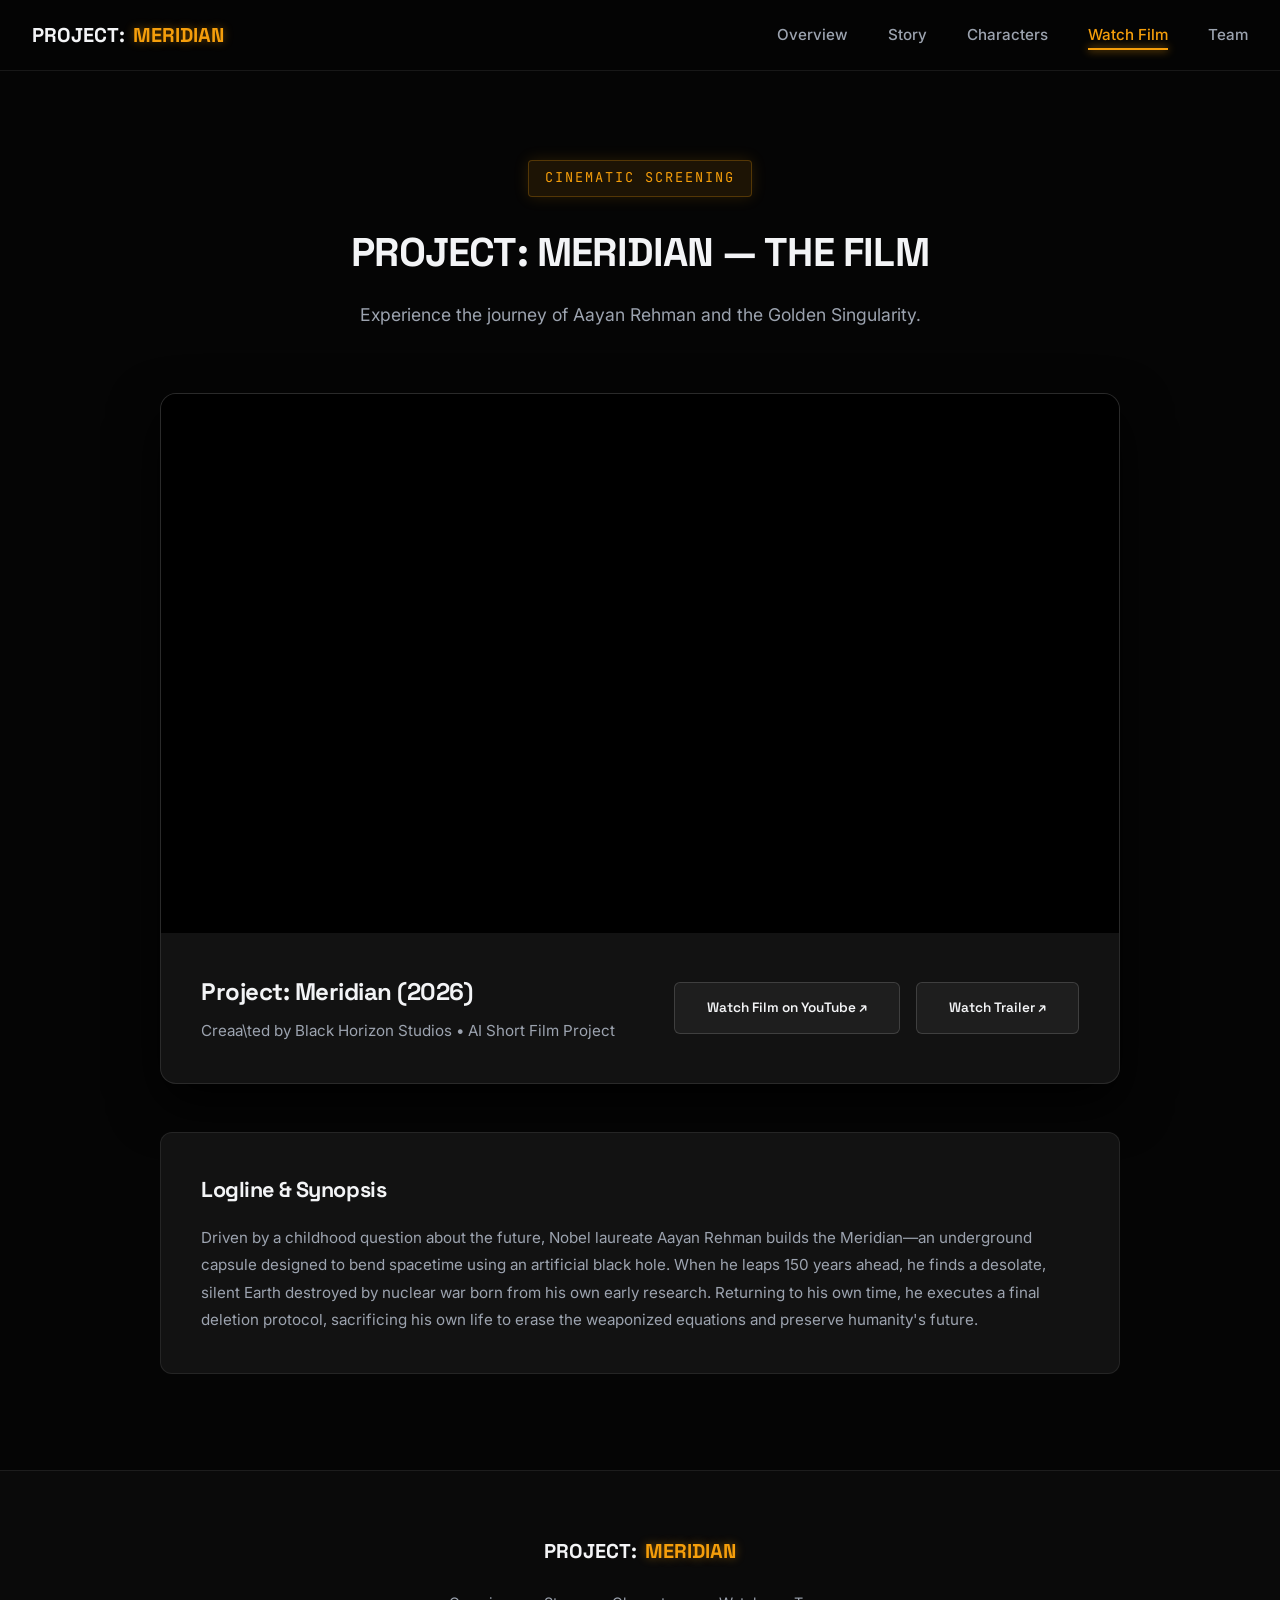
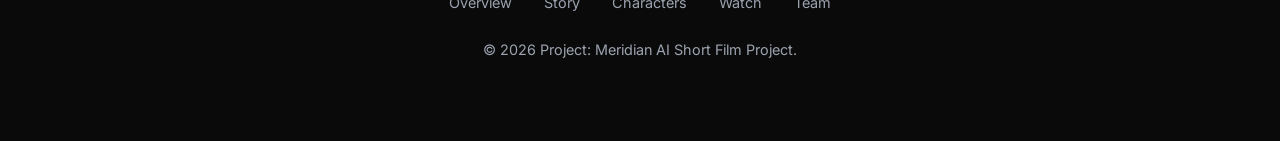
<file: watch.html>
<!DOCTYPE html>
<html lang="en">
<head>
  <meta charset="UTF-8">
  <meta name="viewport" content="width=device-width, initial-scale=1.0">
  <title>Watch Film | Project: Meridian</title>
  <link rel="preconnect" href="https://fonts.googleapis.com">
  <link rel="preconnect" href="https://fonts.gstatic.com" crossorigin>
  <link href="https://fonts.googleapis.com/css2?family=Inter:wght@400;500;600&family=JetBrains+Mono:wght@400;600&family=Space+Grotesk:wght@600;700;800&display=swap" rel="stylesheet">
  <link rel="stylesheet" href="style.css">
</head>
<body>

  <!-- Header Navigation -->
  <header class="site-header">
    <div class="nav-container">
      <a href="index.html" class="logo">
        PROJECT:<span>MERIDIAN</span>
      </a>
      <ul class="nav-links">
        <li><a href="index.html">Overview</a></li>
        <li><a href="story.html">Story</a></li>
        <li><a href="character.html">Characters</a></li>
        <li><a href="watch.html" class="active">Watch Film</a></li>
        <li><a href="team.html">Team</a></li>
      </ul>
    </div>
  </header>

  <!-- Screening Container -->
  <section class="container" style="padding-top: 10rem;">
    <div class="section-header">
      <div class="badge-tag">Cinematic Screening</div>
      <h2>PROJECT: MERIDIAN — THE FILM</h2>
      <p>Experience the journey of Aayan Rehman and the Golden Singularity.</p>
    </div>

    <!-- Video Showcase Box -->
    <div style="max-width: 960px; margin: 0 auto; background: var(--bg-card); border: 1px solid rgba(255,255,255,0.1); border-radius: 16px; overflow: hidden; box-shadow: 0 20px 50px rgba(0,0,0,0.9);">
      
      <!-- Embedded YouTube Video Player -->
      <div style="position: relative; padding-bottom: 56.25%; height: 0; background: #000;">
        <iframe 
          src="https://www.youtube.com/embed/JvS3HwJecEw" 
          title="Project: Meridian — Short Film" 
          style="position: absolute; top: 0; left: 0; width: 100%; height: 100%; border: 0;" 
          allow="accelerometer; autoplay; clipboard-write; encrypted-media; gyroscope; picture-in-picture; web-share" 
          allowfullscreen>
        </iframe>
      </div>

      <!-- Video Details & External Links Block -->
      <div style="padding: 2.5rem; text-align: left; display: flex; justify-content: space-between; align-items: center; flex-wrap: wrap; gap: 1.5rem;">
        <div>
          <h3 style="margin-bottom: 0.5rem; font-size: 1.5rem;">Project: Meridian (2026)</h3>
          <p style="color: var(--text-muted); font-size: 0.95rem;">Creaa\ted by Black Horizon Studios • AI Short Film Project</p>
        </div>
        
        <div style="display: flex; gap: 1rem; flex-wrap: wrap;">
          <a href="https://youtu.be/JvS3HwJecEw?si=N_C-NmCBPUNSJePc" target="_blank" class="btn btn-secondary" style="font-size: 0.85rem;">
            Watch Film on YouTube ↗
          </a>
          <a href="https://youtu.be/YBmqRfj59fk?si=uiUirNrAvRi1LQr_" target="_blank" class="btn btn-secondary" style="font-size: 0.85rem;">
            Watch Trailer ↗
          </a>
        </div>
      </div>

    </div>

    <!-- Synopsis Card below Video -->
    <div style="max-width: 960px; margin: 3rem auto 0;" class="card">
      <h3 style="margin-bottom: 1rem;">Logline & Synopsis</h3>
      <p style="color: var(--text-muted); line-height: 1.8;">
        Driven by a childhood question about the future, Nobel laureate Aayan Rehman builds the Meridian—an underground capsule designed to bend spacetime using an artificial black hole. When he leaps 150 years ahead, he finds a desolate, silent Earth destroyed by nuclear war born from his own early research. Returning to his own time, he executes a final deletion protocol, sacrificing his own life to erase the weaponized equations and preserve humanity's future.
      </p>
    </div>

  </section>

  <!-- Footer -->
  <footer class="site-footer">
    <div class="footer-content">
      <div class="logo">PROJECT:<span>MERIDIAN</span></div>
      <ul class="footer-links">
        <li><a href="index.html">Overview</a></li>
        <li><a href="story.html">Story</a></li>
        <li><a href="character.html">Characters</a></li>
        <li><a href="watch.html">Watch</a></li>
        <li><a href="team.html">Team</a></li>
      </ul>
      <p>© 2026 Project: Meridian AI Short Film Project.</p>
    </div>
</file>
<file: style.css>
:root {
  --bg-deep: #050505;
  --bg-surface: #0a0a0a;
  --bg-card: #121212;
  --border-glow: rgba(245, 158, 11, 0.25);
  --amber-primary: #f59e0b;
  --amber-glow: rgba(245, 158, 11, 0.45);
  --amber-bright: #fbbf24;
  --text-main: #f3f4f6;
  --text-muted: #9ca3af;
  --font-heading: 'Space Grotesk', -apple-system, sans-serif;
  --font-sans: 'Inter', -apple-system, sans-serif;
  --font-mono: 'JetBrains Mono', monospace;
  --transition: all 0.3s cubic-bezier(0.4, 0, 0.2, 1);
}

* {
  box-sizing: border-box;
  margin: 0;
  padding: 0;
}

body {
  background-color: var(--bg-deep);
  color: var(--text-main);
  font-family: var(--font-sans);
  overflow-x: hidden;
  line-height: 1.6;
}

h1, h2, h3, h4, .brand-title {
  font-family: var(--font-heading);
  letter-spacing: -0.02em;
}

code, .math-eqn {
  font-family: var(--font-mono);
  color: var(--amber-bright);
}

header.site-header {
  position: fixed;
  top: 0;
  left: 0;
  width: 100%;
  z-index: 1000;
  background: rgba(5, 5, 5, 0.85);
  backdrop-filter: blur(12px);
  border-bottom: 1px solid rgba(255, 255, 255, 0.08);
}

.nav-container {
  max-width: 1280px;
  margin: 0 auto;
  padding: 1.2rem 2rem;
  display: flex;
  justify-content: space-between;
  align-items: center;
}

.logo {
  font-family: var(--font-heading);
  font-weight: 700;
  font-size: 1.25rem;
  color: var(--text-main);
  text-decoration: none;
  display: flex;
  align-items: center;
  gap: 0.5rem;
}

.logo span {
  color: var(--amber-primary);
  text-shadow: 0 0 10px var(--amber-glow);
}

.nav-links {
  display: flex;
  gap: 2.5rem;
  list-style: none;
  align-items: center;
}

.nav-links a {
  color: var(--text-muted);
  text-decoration: none;
  font-size: 0.95rem;
  font-weight: 500;
  transition: var(--transition);
  position: relative;
}

.nav-links a:hover, .nav-links a.active {
  color: var(--amber-primary);
}

.nav-links a.active::after {
  content: '';
  position: absolute;
  bottom: -6px;
  left: 0;
  width: 100%;
  height: 2px;
  background: var(--amber-primary);
  box-shadow: 0 0 8px var(--amber-primary);
}

.hero-section {
  position: relative;
  min-height: 100vh;
  display: flex;
  align-items: center;
  justify-content: center;
  text-align: center;
  padding: 8rem 2rem 4rem;
  background: radial-gradient(circle at center, rgba(245, 158, 11, 0.08) 0%, rgba(5, 5, 5, 0.95) 70%), url('screen.png') no-repeat center center/cover;
}

.hero-overlay {
  position: absolute;
  inset: 0;
  background: linear-gradient(180deg, rgba(5,5,5,0.4) 0%, rgba(5,5,5,0.85) 80%, var(--bg-deep) 100%);
  z-index: 1;
}

.hero-content {
  position: relative;
  z-index: 2;
  max-width: 900px;
  margin: 0 auto;
}

.badge-tag {
  display: inline-block;
  padding: 0.4rem 1rem;
  background: rgba(245, 158, 11, 0.1);
  border: 1px solid var(--border-glow);
  color: var(--amber-primary);
  font-family: var(--font-mono);
  font-size: 0.85rem;
  text-transform: uppercase;
  letter-spacing: 0.15em;
  border-radius: 4px;
  margin-bottom: 1.5rem;
  box-shadow: 0 0 15px rgba(245, 158, 11, 0.15);
}

/* Fixed Hero Title Styling */
.hero-title {
  font-size: clamp(2.5rem, 6vw, 5rem);
  font-weight: 800;
  line-height: 1.1;
  margin-bottom: 1.5rem;
  text-transform: uppercase;
  letter-spacing: -0.03em;
  background: linear-gradient(180deg, #ffffff 30%, #9ca3af 100%);
  background-clip: text;
  -webkit-background-clip: text;
  -webkit-text-fill-color: transparent;
  color: transparent;
}

.hero-title span {
  background: linear-gradient(180deg, var(--amber-bright) 0%, var(--amber-primary) 100%);
  background-clip: text;
  -webkit-background-clip: text;
  -webkit-text-fill-color: transparent;
  color: transparent;
  text-shadow: 0 0 30px var(--amber-glow);
}

.hero-subtitle {
  font-size: 1.15rem;
  color: var(--text-muted);
  max-width: 650px;
  margin: 0 auto 2.5rem;
}

.cta-group {
  display: flex;
  gap: 1rem;
  justify-content: center;
  flex-wrap: wrap;
}

.btn {
  display: inline-flex;
  align-items: center;
  justify-content: center;
  gap: 0.75rem;
  padding: 0.9rem 2rem;
  font-family: var(--font-heading);
  font-weight: 600;
  font-size: 0.95rem;
  text-decoration: none;
  border-radius: 6px;
  transition: var(--transition);
  cursor: pointer;
}

.btn-primary {
  background: var(--amber-primary);
  color: #050505;
  box-shadow: 0 0 25px var(--amber-glow);
}

.btn-primary:hover {
  background: var(--amber-bright);
  transform: translateY(-2px);
  box-shadow: 0 0 35px var(--amber-primary);
}

.btn-secondary {
  background: rgba(255, 255, 255, 0.05);
  color: var(--text-main);
  border: 1px solid rgba(255, 255, 255, 0.15);
}

.btn-secondary:hover {
  background: rgba(255, 255, 255, 0.1);
  border-color: var(--amber-primary);
  color: var(--amber-primary);
}

.container {
  max-width: 1200px;
  margin: 0 auto;
  padding: 6rem 2rem;
}

.section-header {
  text-align: center;
  margin-bottom: 4rem;
}

.section-header h2 {
  font-size: 2.5rem;
  font-weight: 700;
  margin-bottom: 1rem;
}

.section-header p {
  color: var(--text-muted);
  font-size: 1.1rem;
}

.grid-3 {
  display: grid;
  grid-template-columns: repeat(auto-fit, minmax(320px, 1fr));
  gap: 2rem;
}

.card {
  background: var(--bg-card);
  border: 1px solid rgba(255, 255, 255, 0.08);
  border-radius: 12px;
  padding: 2.5rem;
  transition: var(--transition);
  position: relative;
  overflow: hidden;
}

.card:hover {
  border-color: var(--border-glow);
  transform: translateY(-5px);
  box-shadow: 0 10px 30px rgba(0,0,0,0.8);
}

.card h3 {
  font-size: 1.35rem;
  margin-bottom: 1rem;
  color: var(--text-main);
}

.card p {
  color: var(--text-muted);
  font-size: 0.95rem;
  line-height: 1.7;
}

footer.site-footer {
  background: var(--bg-surface);
  border-top: 1px solid rgba(255, 255, 255, 0.08);
  padding: 4rem 2rem 2rem;
  text-align: center;
  color: var(--text-muted);
  font-size: 0.9rem;
}

.footer-content {
  max-width: 1200px;
  margin: 0 auto 3rem;
  display: flex;
  flex-direction: column;
  align-items: center;
  gap: 1.5rem;
}

.footer-links {
  display: flex;
  gap: 2rem;
  list-style: none;
}

.footer-links a {
  color: var(--text-muted);
  text-decoration: none;
  transition: var(--transition);
}

.footer-links a:hover {
  color: var(--amber-primary);
}
/* Infinite Carousel Animation */
.carousel-wrapper {
  overflow: hidden;
  width: 100%;
  position: relative;
  padding: 1rem 0;
}

.carousel-track {
  display: flex;
  gap: 2rem;
  width: max-content;
  animation: scroll-left 25s linear infinite;
}

.carousel-wrapper:hover .carousel-track {
  animation-play-state: paused;
}

@keyframes scroll-left {
  0% { transform: translateX(0); }
  100% { transform: translateX(-50%); }
}

.review-card-mini {
  width: 320px;
  flex-shrink: 0;
  background: var(--bg-card);
  border: 1px solid rgba(255, 255, 255, 0.08);
  border-radius: 12px;
  padding: 1.8rem;
  transition: var(--transition);
}

.review-card-mini:hover {
  border-color: var(--border-glow);
  transform: translateY(-4px);
}
/* Interactive Review Form */
.review-form-box {
  max-width: 650px;
  margin: 3rem auto 0;
  background: var(--bg-card);
  border: 1px solid rgba(255, 255, 255, 0.08);
  border-radius: 16px;
  padding: 2.2rem;
  box-shadow: 0 15px 35px rgba(0, 0, 0, 0.6);
}

.star-selector {
  display: flex;
  gap: 0.4rem;
  font-size: 1.8rem;
  cursor: pointer;
  margin-bottom: 1.2rem;
  user-select: none;
}

.star-selector span {
  color: rgba(255, 255, 255, 0.2);
  transition: color 0.2s ease, transform 0.15s ease;
}

.star-selector span.active,
.star-selector span:hover {
  color: var(--amber-primary);
  transform: scale(1.12);
}

.review-input,
.review-textarea {
  width: 100%;
  background: rgba(5, 5, 5, 0.8);
  border: 1px solid rgba(255, 255, 255, 0.12);
  border-radius: 8px;
  padding: 0.85rem 1rem;
  color: #ffffff;
  font-family: var(--font-main, 'Inter', sans-serif);
  font-size: 0.95rem;
  margin-bottom: 1rem;
  outline: none;
  transition: border-color 0.2s ease;
}

.review-input:focus,
.review-textarea:focus {
  border-color: var(--amber-primary);
}
/* =========================================
   MOBILE RESPONSIVENESS FIXES
   ========================================= */
@media (max-width: 768px) {
  .site-header {
    padding: 0.75rem 0;
  }

  .nav-container {
    flex-direction: column;
    gap: 0.65rem;
    padding: 0 1rem;
  }

  .logo {
    font-size: 1.25rem;
  }

  .nav-links {
    display: flex;
    flex-wrap: wrap;
    justify-content: center;
    gap: 0.45rem 0.85rem;
    width: 100%;
    padding: 0;
  }

  .nav-links li a {
    font-size: 0.8rem;
    padding: 0.3rem 0.55rem;
    background: rgba(255, 255, 255, 0.04);
    border-radius: 6px;
    display: inline-block;
  }

  /* Adjust top padding on pages so stacked header doesn't overlap content */
  .landing-hero,
  .hero-section {
    padding-top: 9.5rem;
  }

  .container {
    padding-left: 1.2rem;
    padding-right: 1.2rem;
  }

  .stats-strip {
    margin-top: -2rem;
    grid-template-columns: repeat(2, 1fr);
    gap: 1rem;
    padding: 1.2rem;
  }

  .grid-3 {
    grid-template-columns: 1fr;
  }

  .review-card-mini {
    width: 260px;
    padding: 1.3rem;
  }

  .review-form-box {
    padding: 1.5rem 1.2rem;
  }
}
</file>
